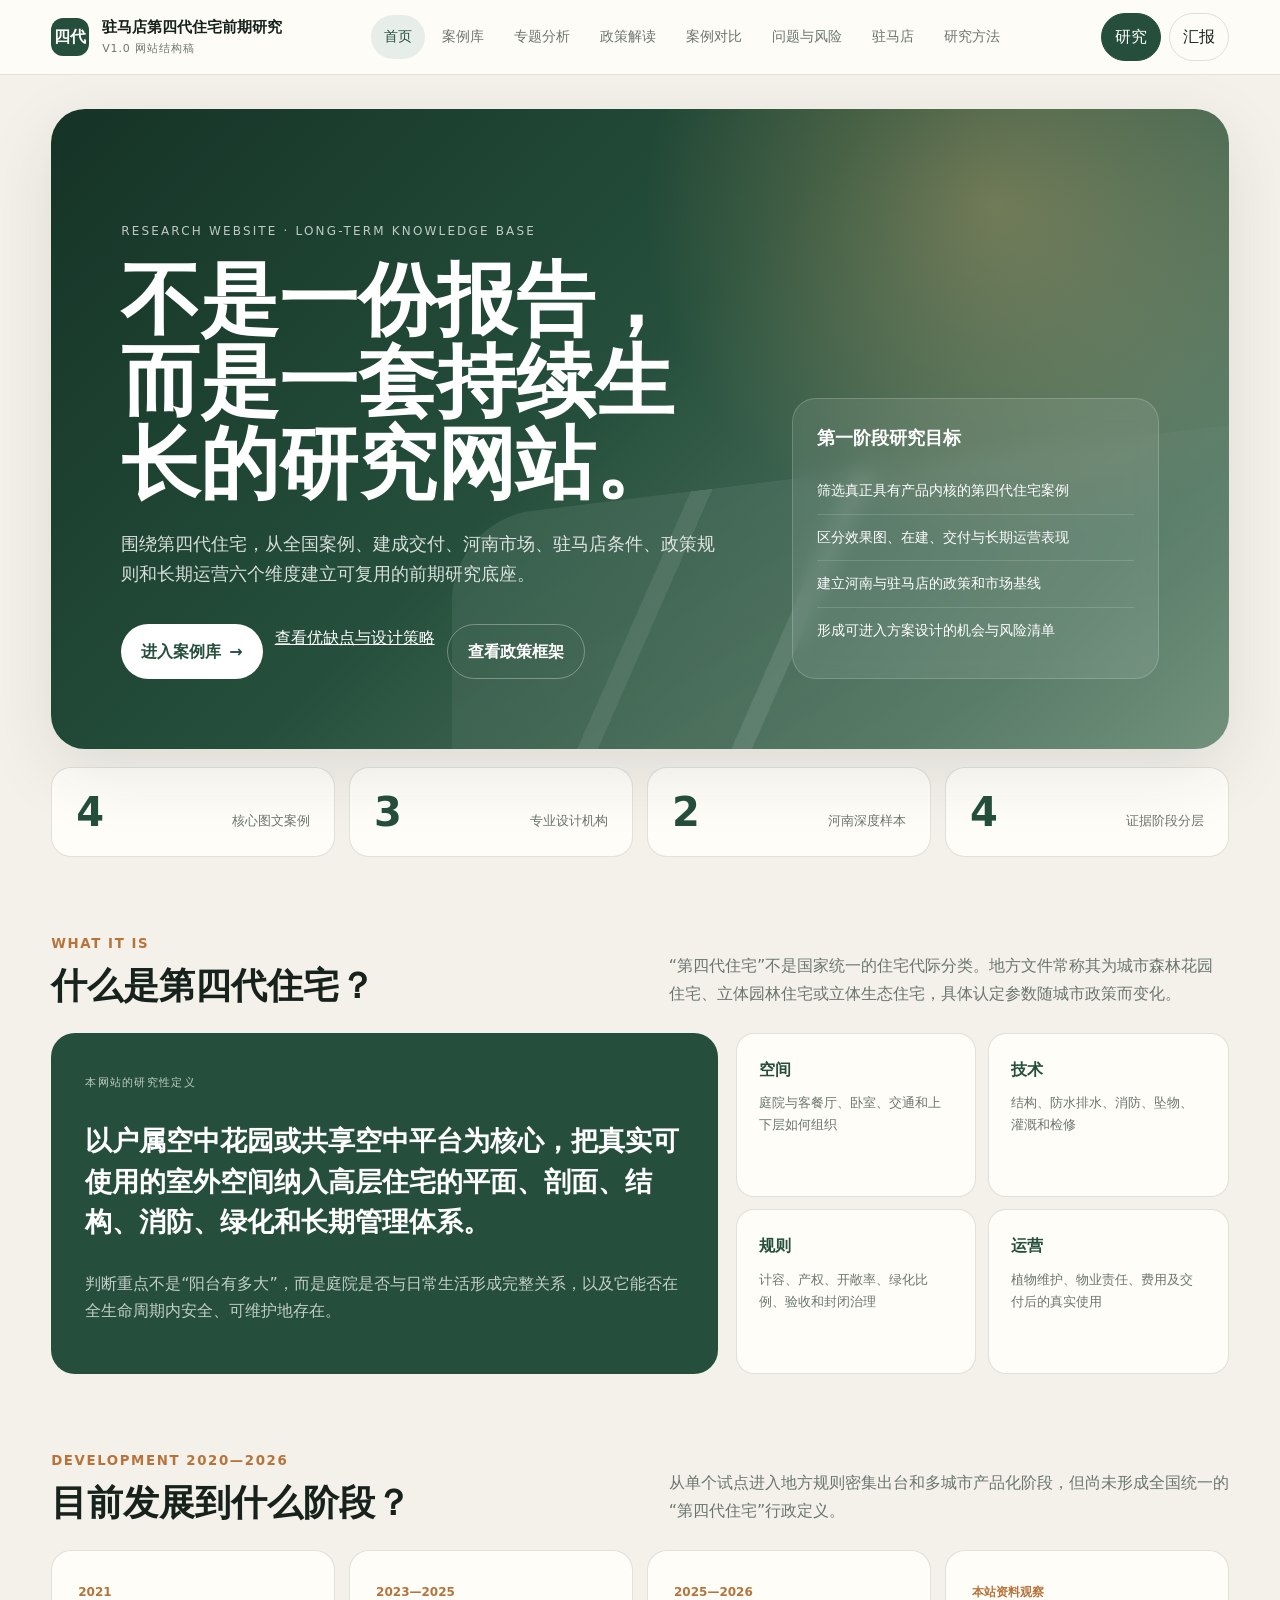
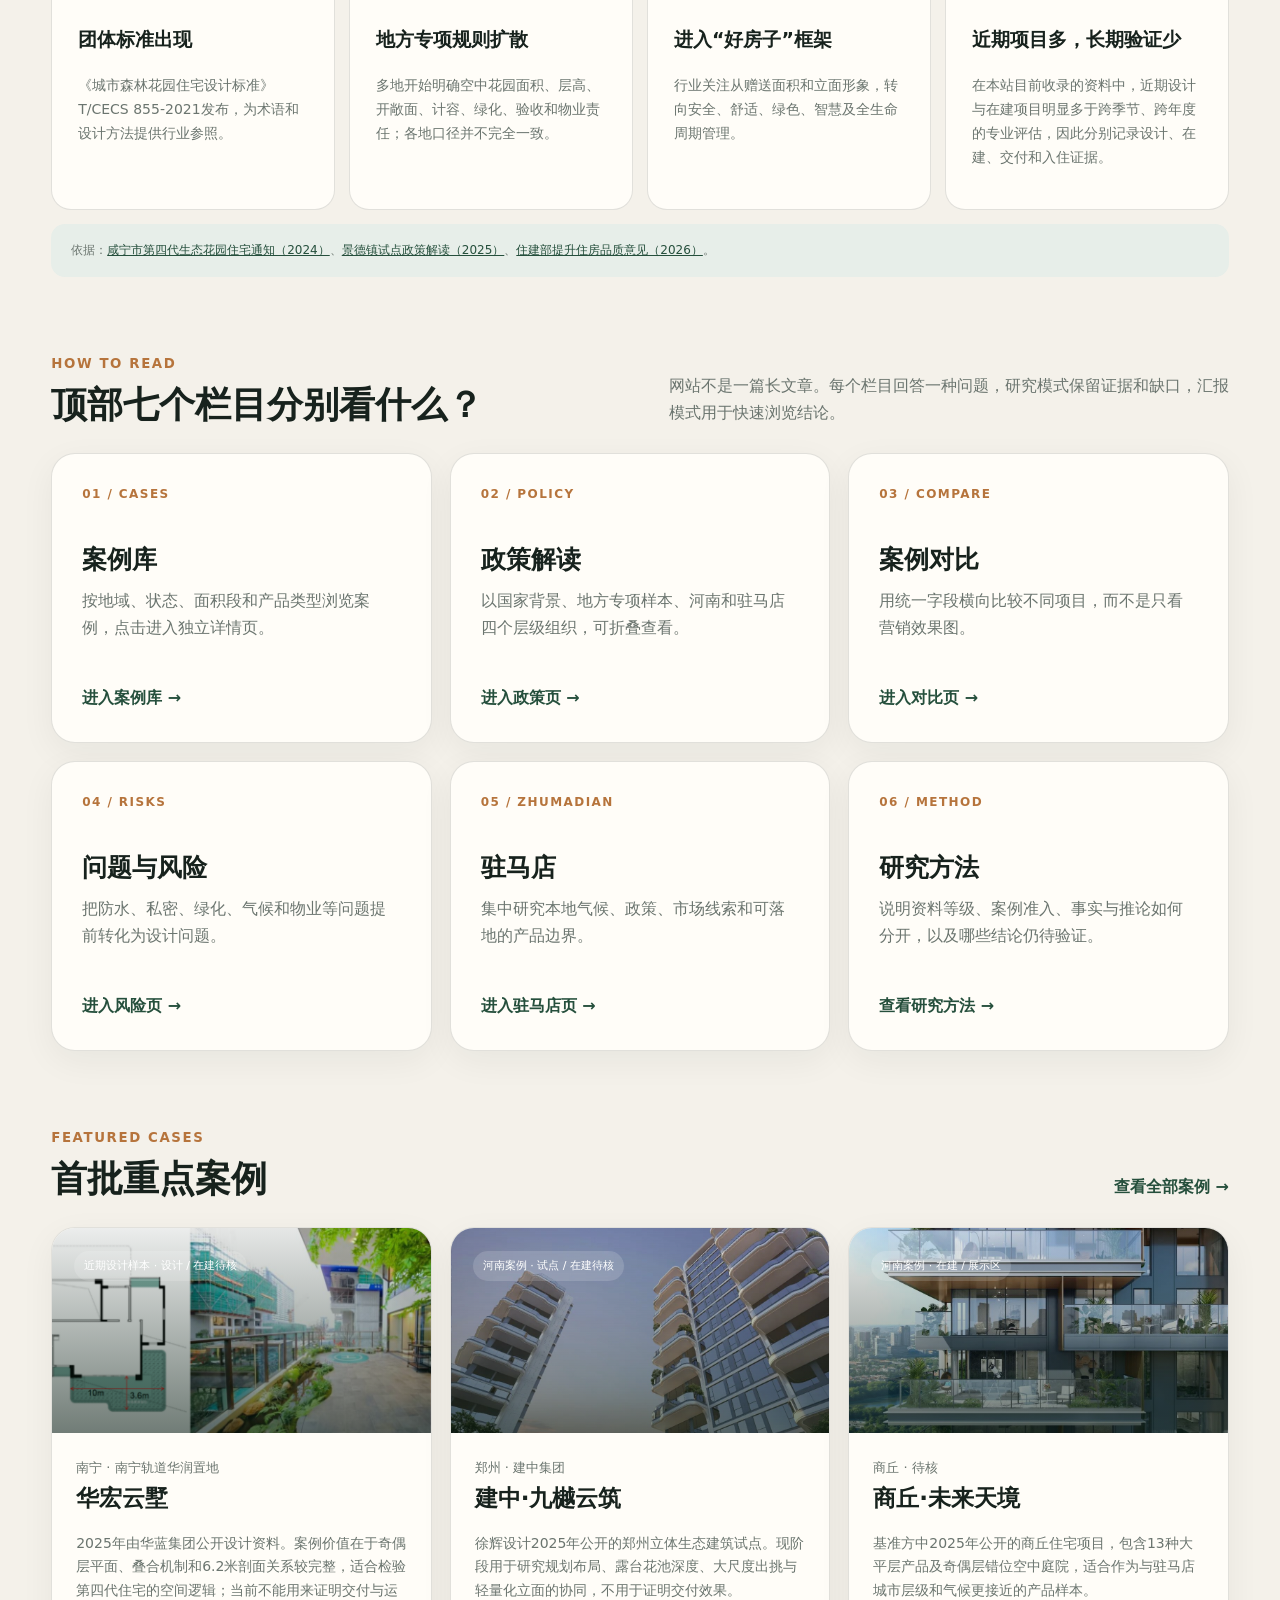
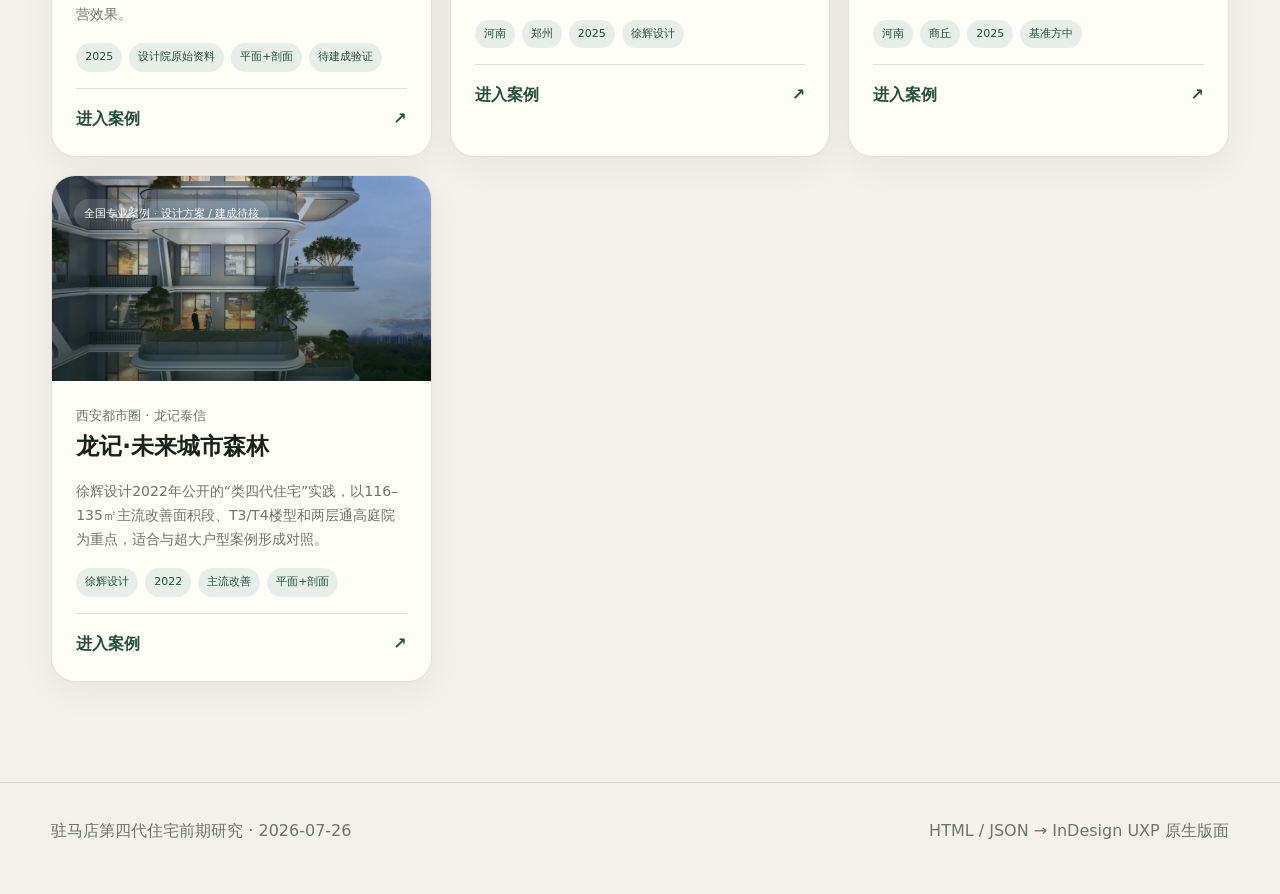
<file: index.html>
<!doctype html>
<html lang="zh-CN">
<head>
<meta charset="utf-8"><meta name="viewport" content="width=device-width,initial-scale=1">
<title>驻马店第四代住宅前期研究</title>
<meta name="description" content="驻马店第四代住宅前期研究与长期案例库，覆盖案例、政策、技术、风险和地域适配。">
<meta name="theme-color" content="#1d3c2e">
<meta property="og:title" content="驻马店第四代住宅前期研究">
<meta property="og:description" content="可检索、可对比、可持续更新的第四代住宅研究网站。">
<meta property="og:type" content="website">
<link rel="icon" href="favicon.svg" type="image/svg+xml">
<link rel="stylesheet" href="assets/styles.css?v=full2">
</head>
<body><div class="shell">
<main class="page">
  <section class="hero">
    <div class="hero-copy">
      <div class="eyebrow">RESEARCH WEBSITE · LONG-TERM KNOWLEDGE BASE</div>
      <h1>不是一份报告，<br>而是一套持续生长的研究网站。</h1>
      <p>围绕第四代住宅，从全国案例、建成交付、河南市场、驻马店条件、政策规则和长期运营六个维度建立可复用的前期研究底座。</p>
      <div class="hero-actions">
        <a class="primary-btn" href="cases.html">进入案例库 <span>→</span></a>
        <a class="secondary-btn" href="research.html">查看优缺点与设计策略</a>
        <a class="ghost-btn" href="policy.html">查看政策框架</a>
      </div>
    </div>
    <aside class="hero-panel">
      <h3>第一阶段研究目标</h3>
      <ul>
        <li>筛选真正具有产品内核的第四代住宅案例</li>
        <li>区分效果图、在建、交付与长期运营表现</li>
        <li>建立河南与驻马店的政策和市场基线</li>
        <li>形成可进入方案设计的机会与风险清单</li>
      </ul>
    </aside>
  </section>
  <section id="stats" class="stats"></section>

  <section class="section">
    <div class="section-head">
      <div class="section-title"><small>WHAT IT IS</small><h2>什么是第四代住宅？</h2></div>
      <p>“第四代住宅”不是国家统一的住宅代际分类。地方文件常称其为城市森林花园住宅、立体园林住宅或立体生态住宅，具体认定参数随城市政策而变化。</p>
    </div>
    <div class="definition-layout">
      <article class="definition-core"><span>本网站的研究性定义</span><h3>以户属空中花园或共享空中平台为核心，把真实可使用的室外空间纳入高层住宅的平面、剖面、结构、消防、绿化和长期管理体系。</h3><p>判断重点不是“阳台有多大”，而是庭院是否与日常生活形成完整关系，以及它能否在全生命周期内安全、可维护地存在。</p></article>
      <div class="definition-points">
        <div><b>空间</b><span>庭院与客餐厅、卧室、交通和上下层如何组织</span></div>
        <div><b>技术</b><span>结构、防水排水、消防、坠物、灌溉和检修</span></div>
        <div><b>规则</b><span>计容、产权、开敞率、绿化比例、验收和封闭治理</span></div>
        <div><b>运营</b><span>植物维护、物业责任、费用及交付后的真实使用</span></div>
      </div>
    </div>
  </section>

  <section class="section">
    <div class="section-head">
      <div class="section-title"><small>DEVELOPMENT 2020—2026</small><h2>目前发展到什么阶段？</h2></div>
      <p>从单个试点进入地方规则密集出台和多城市产品化阶段，但尚未形成全国统一的“第四代住宅”行政定义。</p>
    </div>
    <div class="timeline-grid">
      <article><time>2021</time><h3>团体标准出现</h3><p>《城市森林花园住宅设计标准》T/CECS 855-2021发布，为术语和设计方法提供行业参照。</p></article>
      <article><time>2023—2025</time><h3>地方专项规则扩散</h3><p>多地开始明确空中花园面积、层高、开敞面、计容、绿化、验收和物业责任；各地口径并不完全一致。</p></article>
      <article><time>2025—2026</time><h3>进入“好房子”框架</h3><p>行业关注从赠送面积和立面形象，转向安全、舒适、绿色、智慧及全生命周期管理。</p></article>
      <article><time>本站资料观察</time><h3>近期项目多，长期验证少</h3><p>在本站目前收录的资料中，近期设计与在建项目明显多于跨季节、跨年度的专业评估，因此分别记录设计、在建、交付和入住证据。</p></article>
    </div>
    <div class="source-inline">依据：<a href="https://zrzyhghj.xianning.gov.cn/xxgk/zc/wjzl/202401/t20240126_3456238.shtml" target="_blank">咸宁市第四代生态花园住宅通知（2024）</a>、<a href="https://jdz.gov.cn/zwgk/fdzdgknr/zcwj/zcjd/t1076418.shtml" target="_blank">景德镇试点政策解读（2025）</a>、<a href="https://zjj.changzhi.gov.cn/xwzx/hyxx/202601/t20260109_3127615.html" target="_blank">住建部提升住房品质意见（2026）</a>。</div>
  </section>

  <section class="section">
    <div class="section-head">
      <div class="section-title"><small>HOW TO READ</small><h2>顶部七个栏目分别看什么？</h2></div>
      <p>网站不是一篇长文章。每个栏目回答一种问题，研究模式保留证据和缺口，汇报模式用于快速浏览结论。</p>
    </div>
    <div class="card-grid">
      <article class="feature-card"><span class="feature-number">01 / CASES</span><h3>案例库</h3><p>按地域、状态、面积段和产品类型浏览案例，点击进入独立详情页。</p><a href="cases.html">进入案例库 →</a></article>
      <article class="feature-card"><span class="feature-number">02 / POLICY</span><h3>政策解读</h3><p>以国家背景、地方专项样本、河南和驻马店四个层级组织，可折叠查看。</p><a href="policy.html">进入政策页 →</a></article>
      <article class="feature-card"><span class="feature-number">03 / COMPARE</span><h3>案例对比</h3><p>用统一字段横向比较不同项目，而不是只看营销效果图。</p><a href="compare.html">进入对比页 →</a></article>
      <article class="feature-card"><span class="feature-number">04 / RISKS</span><h3>问题与风险</h3><p>把防水、私密、绿化、气候和物业等问题提前转化为设计问题。</p><a href="issues.html">进入风险页 →</a></article>
      <article class="feature-card"><span class="feature-number">05 / ZHUMADIAN</span><h3>驻马店</h3><p>集中研究本地气候、政策、市场线索和可落地的产品边界。</p><a href="zhumadian.html">进入驻马店页 →</a></article>
      <article class="feature-card"><span class="feature-number">06 / METHOD</span><h3>研究方法</h3><p>说明资料等级、案例准入、事实与推论如何分开，以及哪些结论仍待验证。</p><a href="about.html">查看研究方法 →</a></article>
    </div>
  </section>

  <section class="section">
    <div class="section-head">
      <div class="section-title"><small>FEATURED CASES</small><h2>首批重点案例</h2></div>
      <a class="link-arrow" href="cases.html">查看全部案例 →</a>
    </div>
    <div id="featured-cases" class="case-grid"></div>
  </section>
</main></div>
<script src="assets/data.js"></script>
<script src="assets/featured-case.js"></script>
<script src="assets/app.js?v=full2"></script>
<script src="assets/home.js"></script>
</body></html>
</file>
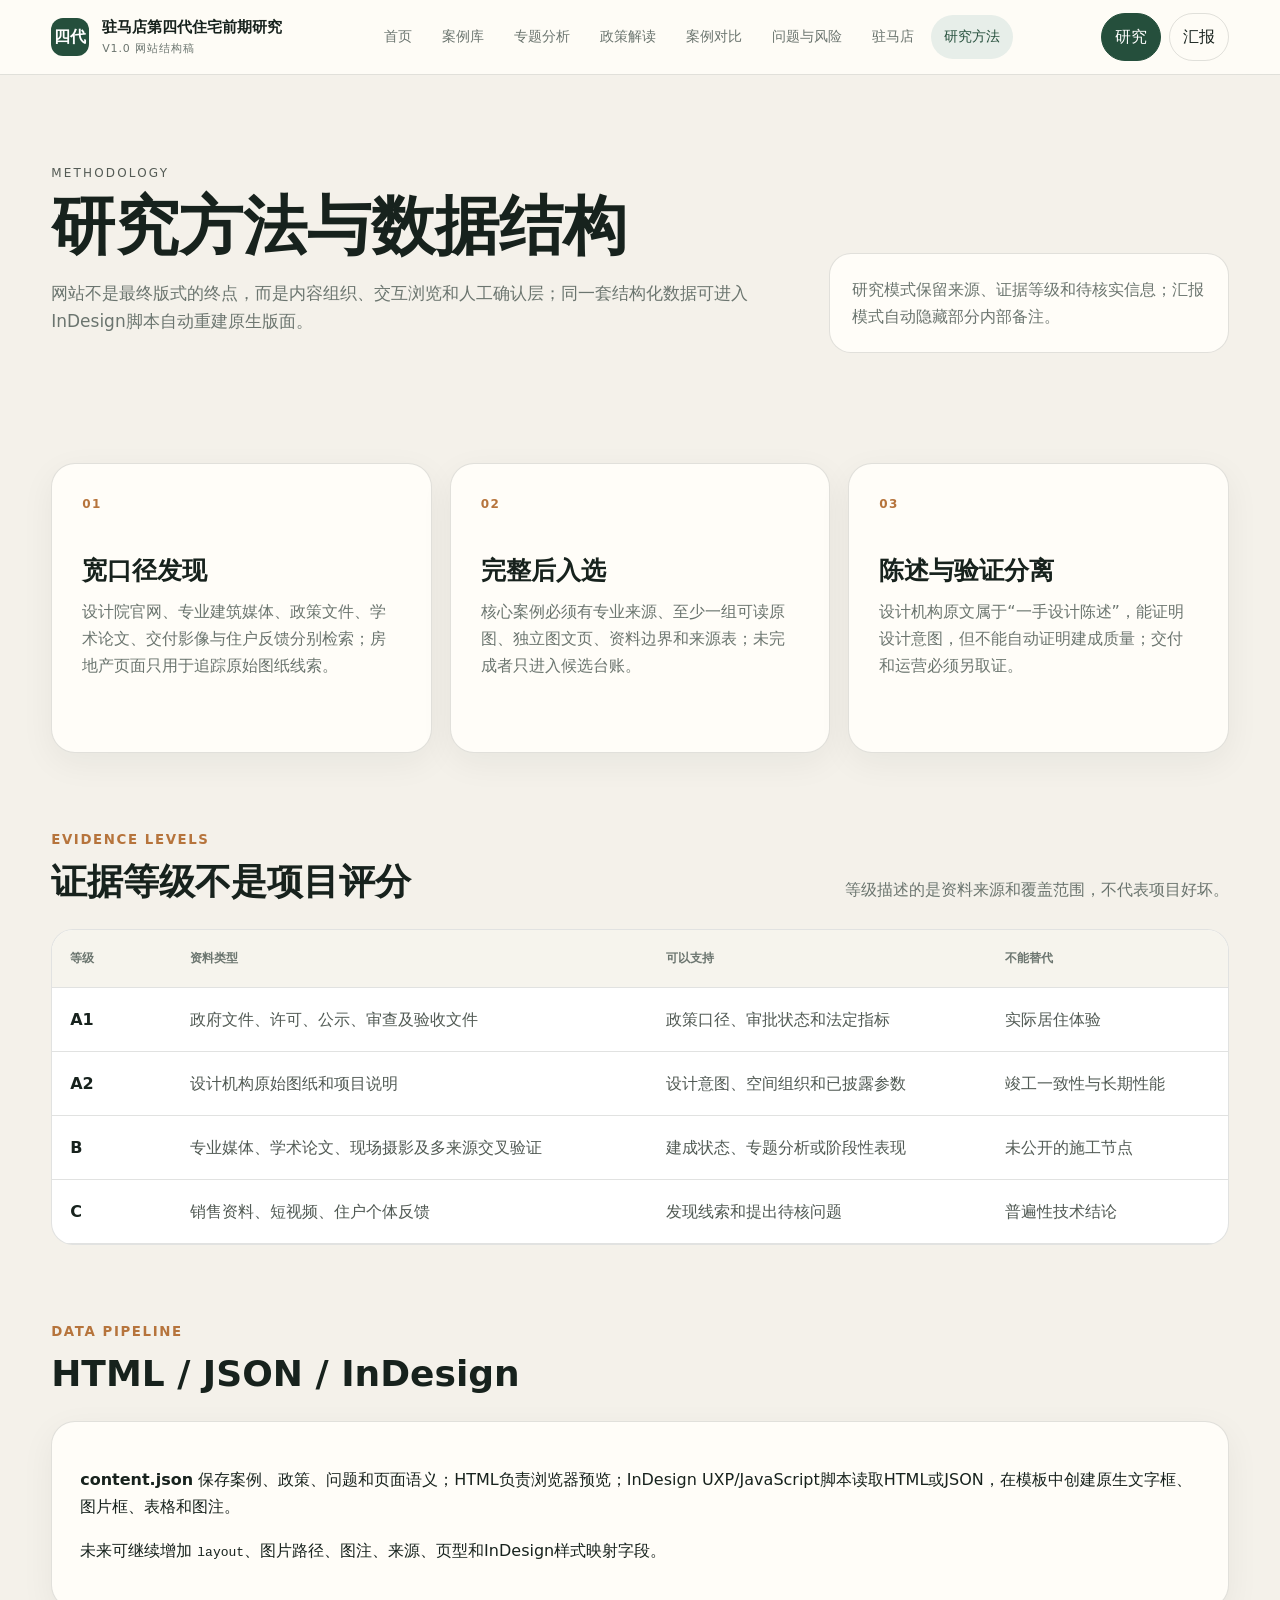
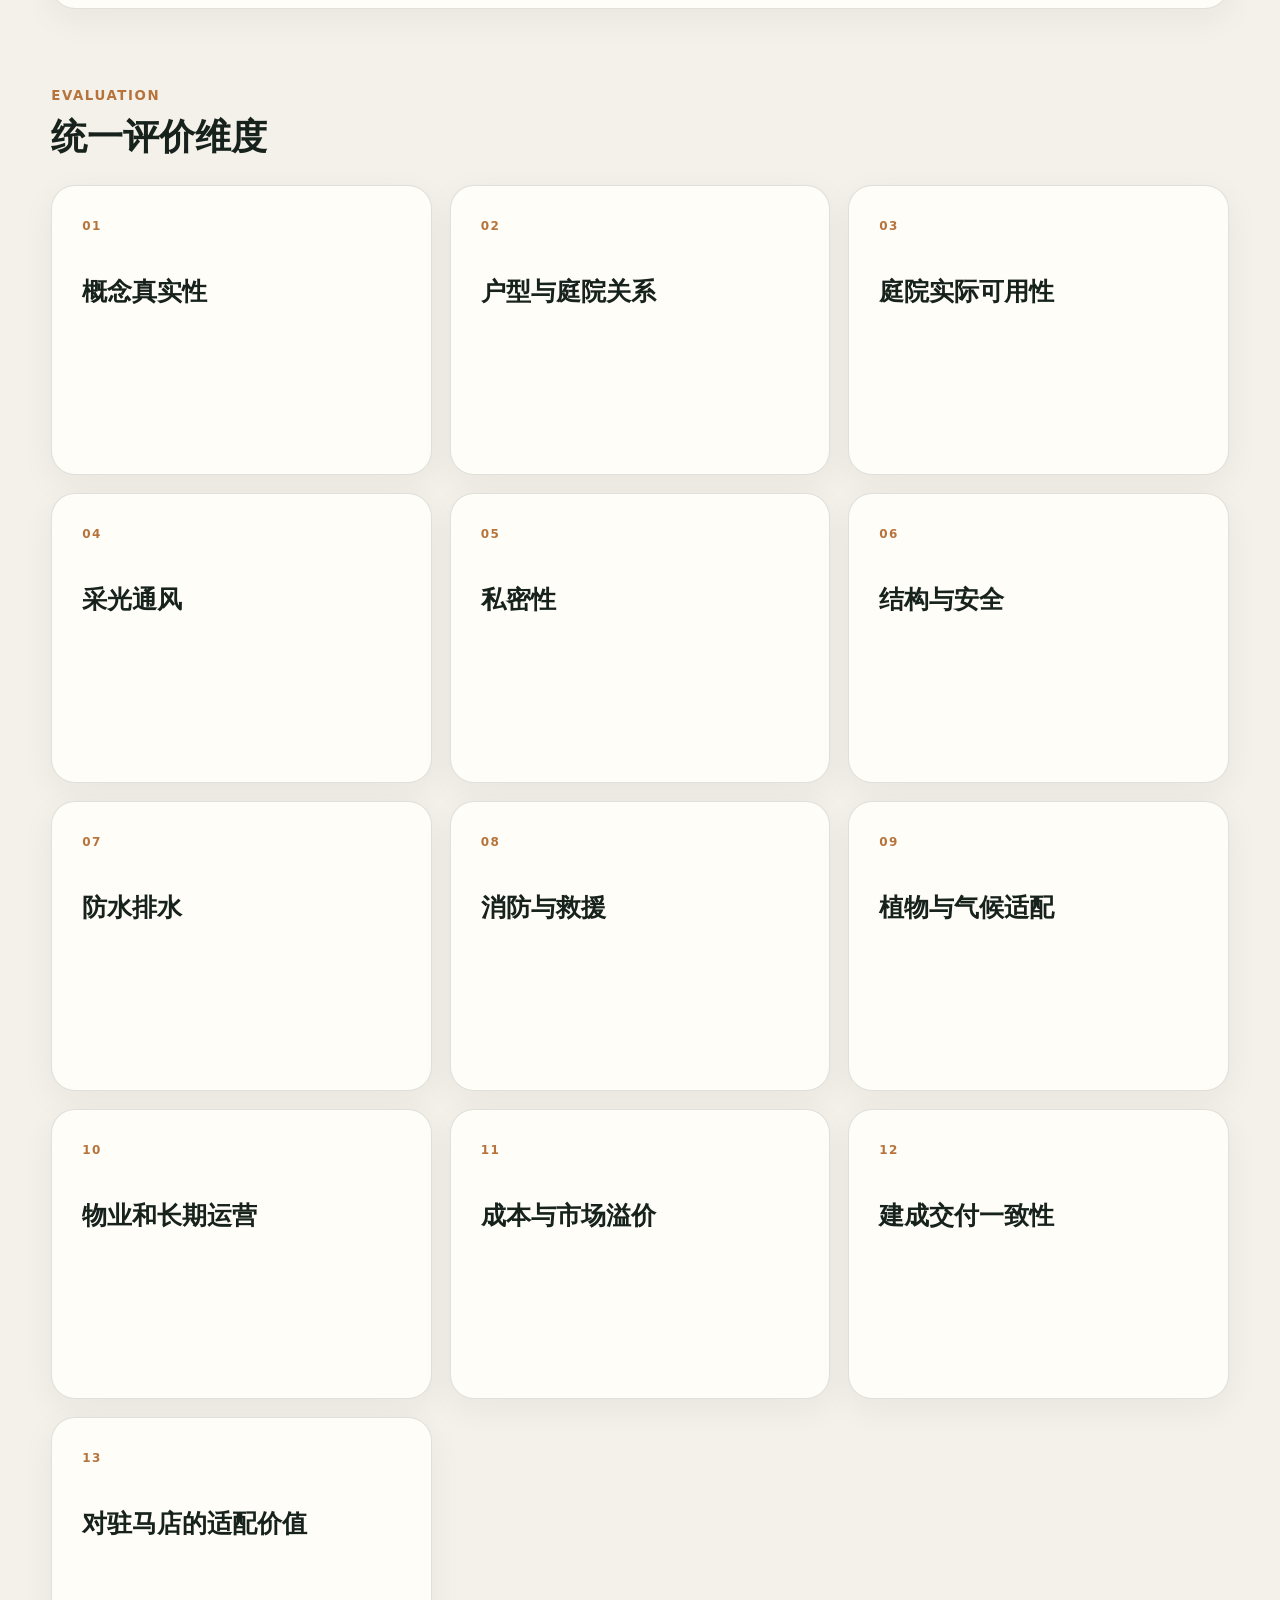
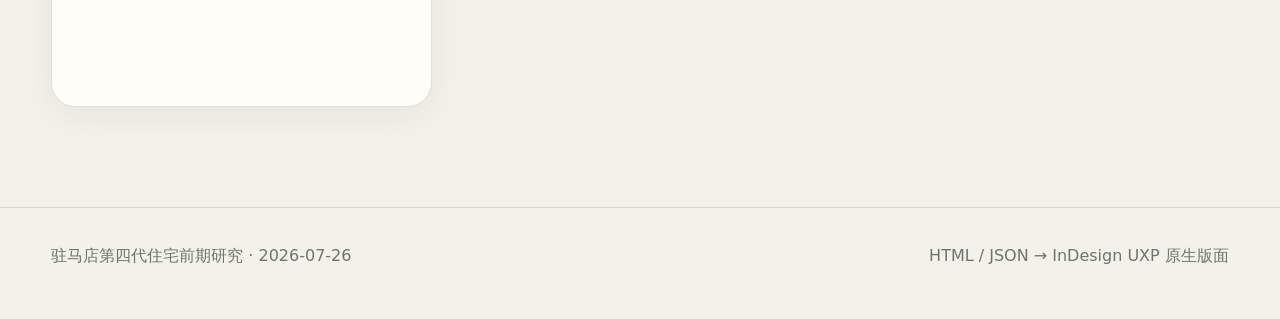
<file: about.html>
<!doctype html>
<html lang="zh-CN">
<head>
<meta charset="utf-8"><meta name="viewport" content="width=device-width,initial-scale=1">
<title>研究方法｜驻马店第四代住宅前期研究</title>
<meta name="description" content="第四代住宅研究方法、证据等级、数据结构及 InDesign 自动排版扩展路线。">
<meta name="theme-color" content="#1d3c2e">
<meta property="og:title" content="第四代住宅研究方法与数据结构">
<meta property="og:type" content="website">
<link rel="icon" href="favicon.svg" type="image/svg+xml">
<link rel="stylesheet" href="assets/styles.css?v=full2">
</head>
<body><div class="shell">
<main class="page">
  <section class="page-hero">
    <div><div class="eyebrow">METHODOLOGY</div><h1>研究方法与数据结构</h1><p>网站不是最终版式的终点，而是内容组织、交互浏览和人工确认层；同一套结构化数据可进入InDesign脚本自动重建原生版面。</p></div>
    <aside class="page-note">研究模式保留来源、证据等级和待核实信息；汇报模式自动隐藏部分内部备注。</aside>
  </section>
  <section class="section">
    <div class="card-grid">
      <article class="feature-card"><span class="feature-number">01</span><h3>宽口径发现</h3><p>设计院官网、专业建筑媒体、政策文件、学术论文、交付影像与住户反馈分别检索；房地产页面只用于追踪原始图纸线索。</p></article>
      <article class="feature-card"><span class="feature-number">02</span><h3>完整后入选</h3><p>核心案例必须有专业来源、至少一组可读原图、独立图文页、资料边界和来源表；未完成者只进入候选台账。</p></article>
      <article class="feature-card"><span class="feature-number">03</span><h3>陈述与验证分离</h3><p>设计机构原文属于“一手设计陈述”，能证明设计意图，但不能自动证明建成质量；交付和运营必须另取证。</p></article>
    </div>
  </section>
  <section class="section">
    <div class="section-head"><div class="section-title"><small>EVIDENCE LEVELS</small><h2>证据等级不是项目评分</h2></div><p>等级描述的是资料来源和覆盖范围，不代表项目好坏。</p></div>
    <div class="audit-table-wrap"><table class="audit-table"><thead><tr><th>等级</th><th>资料类型</th><th>可以支持</th><th>不能替代</th></tr></thead><tbody>
      <tr><th>A1</th><td>政府文件、许可、公示、审查及验收文件</td><td>政策口径、审批状态和法定指标</td><td>实际居住体验</td></tr>
      <tr><th>A2</th><td>设计机构原始图纸和项目说明</td><td>设计意图、空间组织和已披露参数</td><td>竣工一致性与长期性能</td></tr>
      <tr><th>B</th><td>专业媒体、学术论文、现场摄影及多来源交叉验证</td><td>建成状态、专题分析或阶段性表现</td><td>未公开的施工节点</td></tr>
      <tr><th>C</th><td>销售资料、短视频、住户个体反馈</td><td>发现线索和提出待核问题</td><td>普遍性技术结论</td></tr>
    </tbody></table></div>
  </section>
  <section class="section">
    <div class="section-head"><div class="section-title"><small>DATA PIPELINE</small><h2>HTML / JSON / InDesign</h2></div></div>
    <div class="info-card">
      <p><strong>content.json</strong> 保存案例、政策、问题和页面语义；HTML负责浏览器预览；InDesign UXP/JavaScript脚本读取HTML或JSON，在模板中创建原生文字框、图片框、表格和图注。</p>
      <p class="research-only">未来可继续增加 <code>layout</code>、图片路径、图注、来源、页型和InDesign样式映射字段。</p>
    </div>
  </section>
  <section class="section">
    <div class="section-head"><div class="section-title"><small>EVALUATION</small><h2>统一评价维度</h2></div></div>
    <div class="card-grid">
      <article class="feature-card"><span class="feature-number">01</span><h3>概念真实性</h3></article><article class="feature-card"><span class="feature-number">02</span><h3>户型与庭院关系</h3></article><article class="feature-card"><span class="feature-number">03</span><h3>庭院实际可用性</h3></article><article class="feature-card"><span class="feature-number">04</span><h3>采光通风</h3></article><article class="feature-card"><span class="feature-number">05</span><h3>私密性</h3></article><article class="feature-card"><span class="feature-number">06</span><h3>结构与安全</h3></article><article class="feature-card"><span class="feature-number">07</span><h3>防水排水</h3></article><article class="feature-card"><span class="feature-number">08</span><h3>消防与救援</h3></article><article class="feature-card"><span class="feature-number">09</span><h3>植物与气候适配</h3></article><article class="feature-card"><span class="feature-number">10</span><h3>物业和长期运营</h3></article><article class="feature-card"><span class="feature-number">11</span><h3>成本与市场溢价</h3></article><article class="feature-card"><span class="feature-number">12</span><h3>建成交付一致性</h3></article><article class="feature-card"><span class="feature-number">13</span><h3>对驻马店的适配价值</h3></article>
    </div>
  </section>
</main></div>
<script src="assets/data.js"></script>
<script src="assets/app.js?v=full2"></script>

</body></html>
</file>
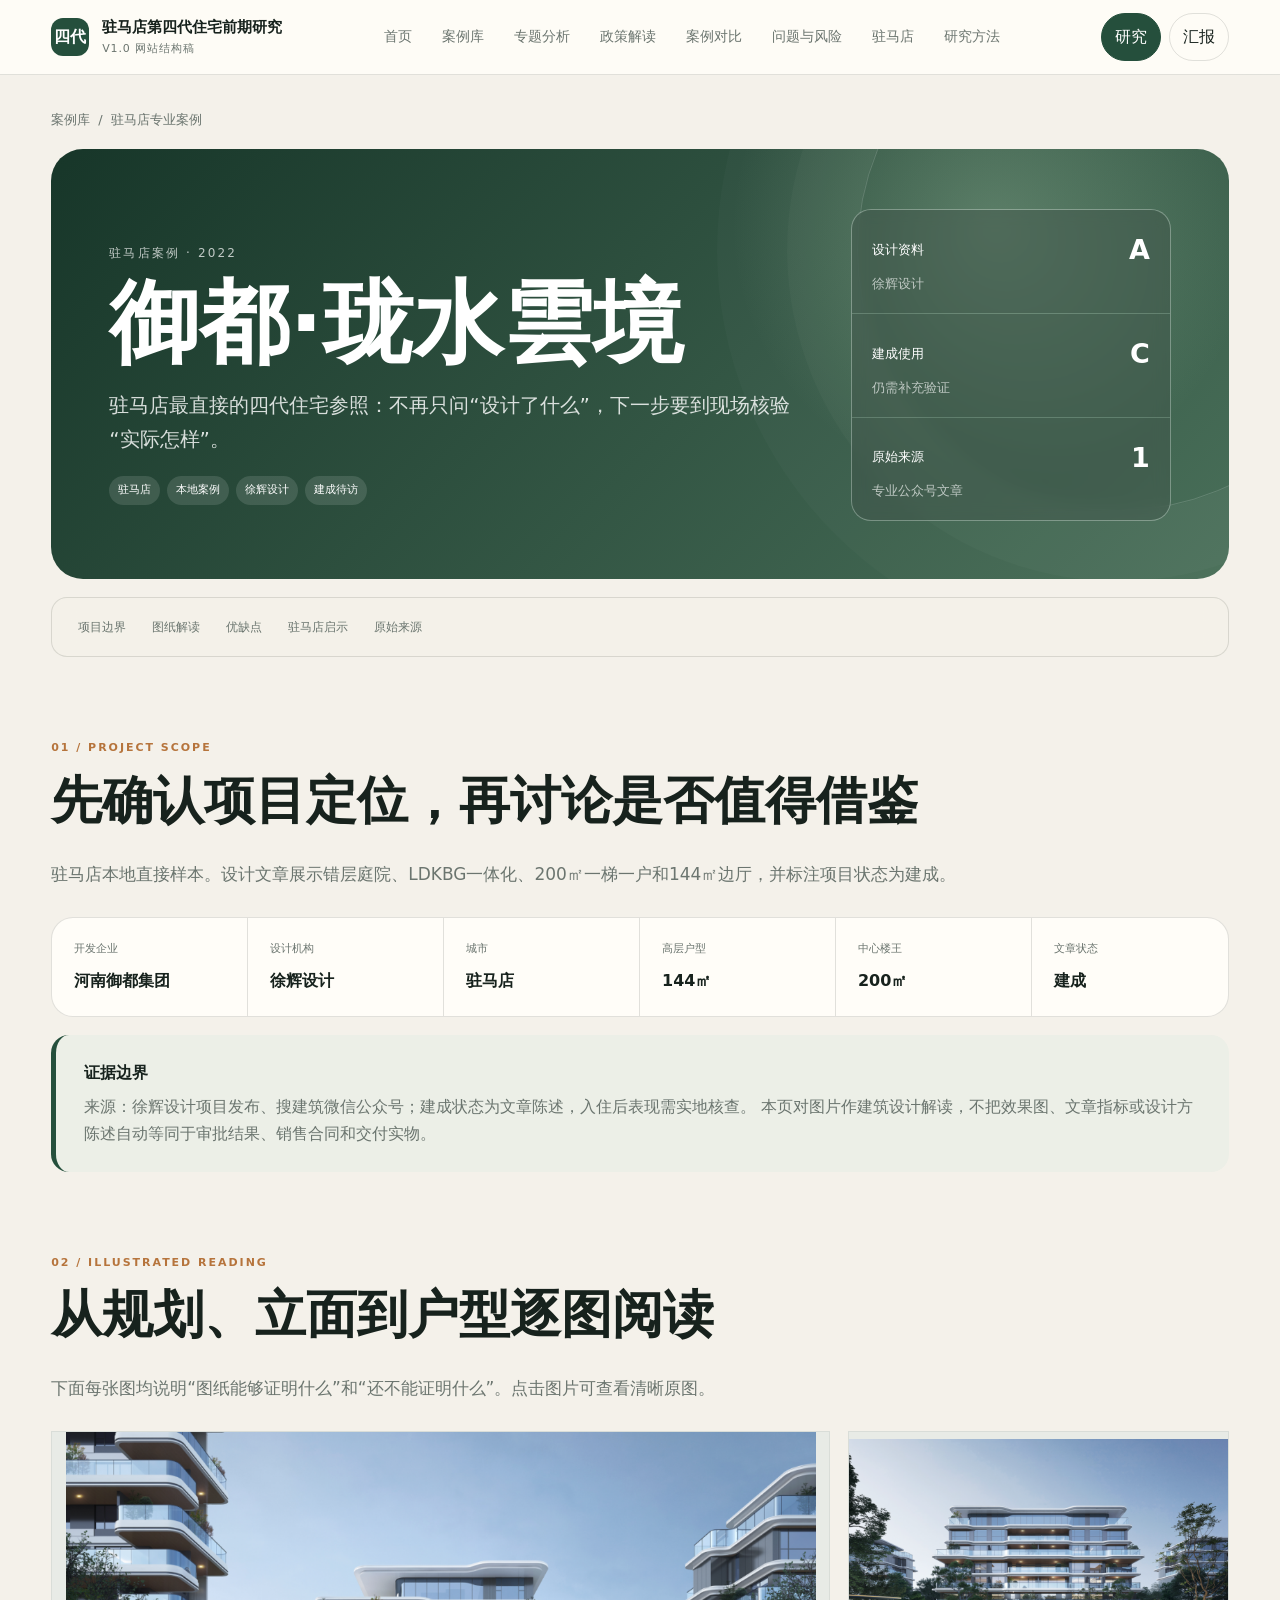
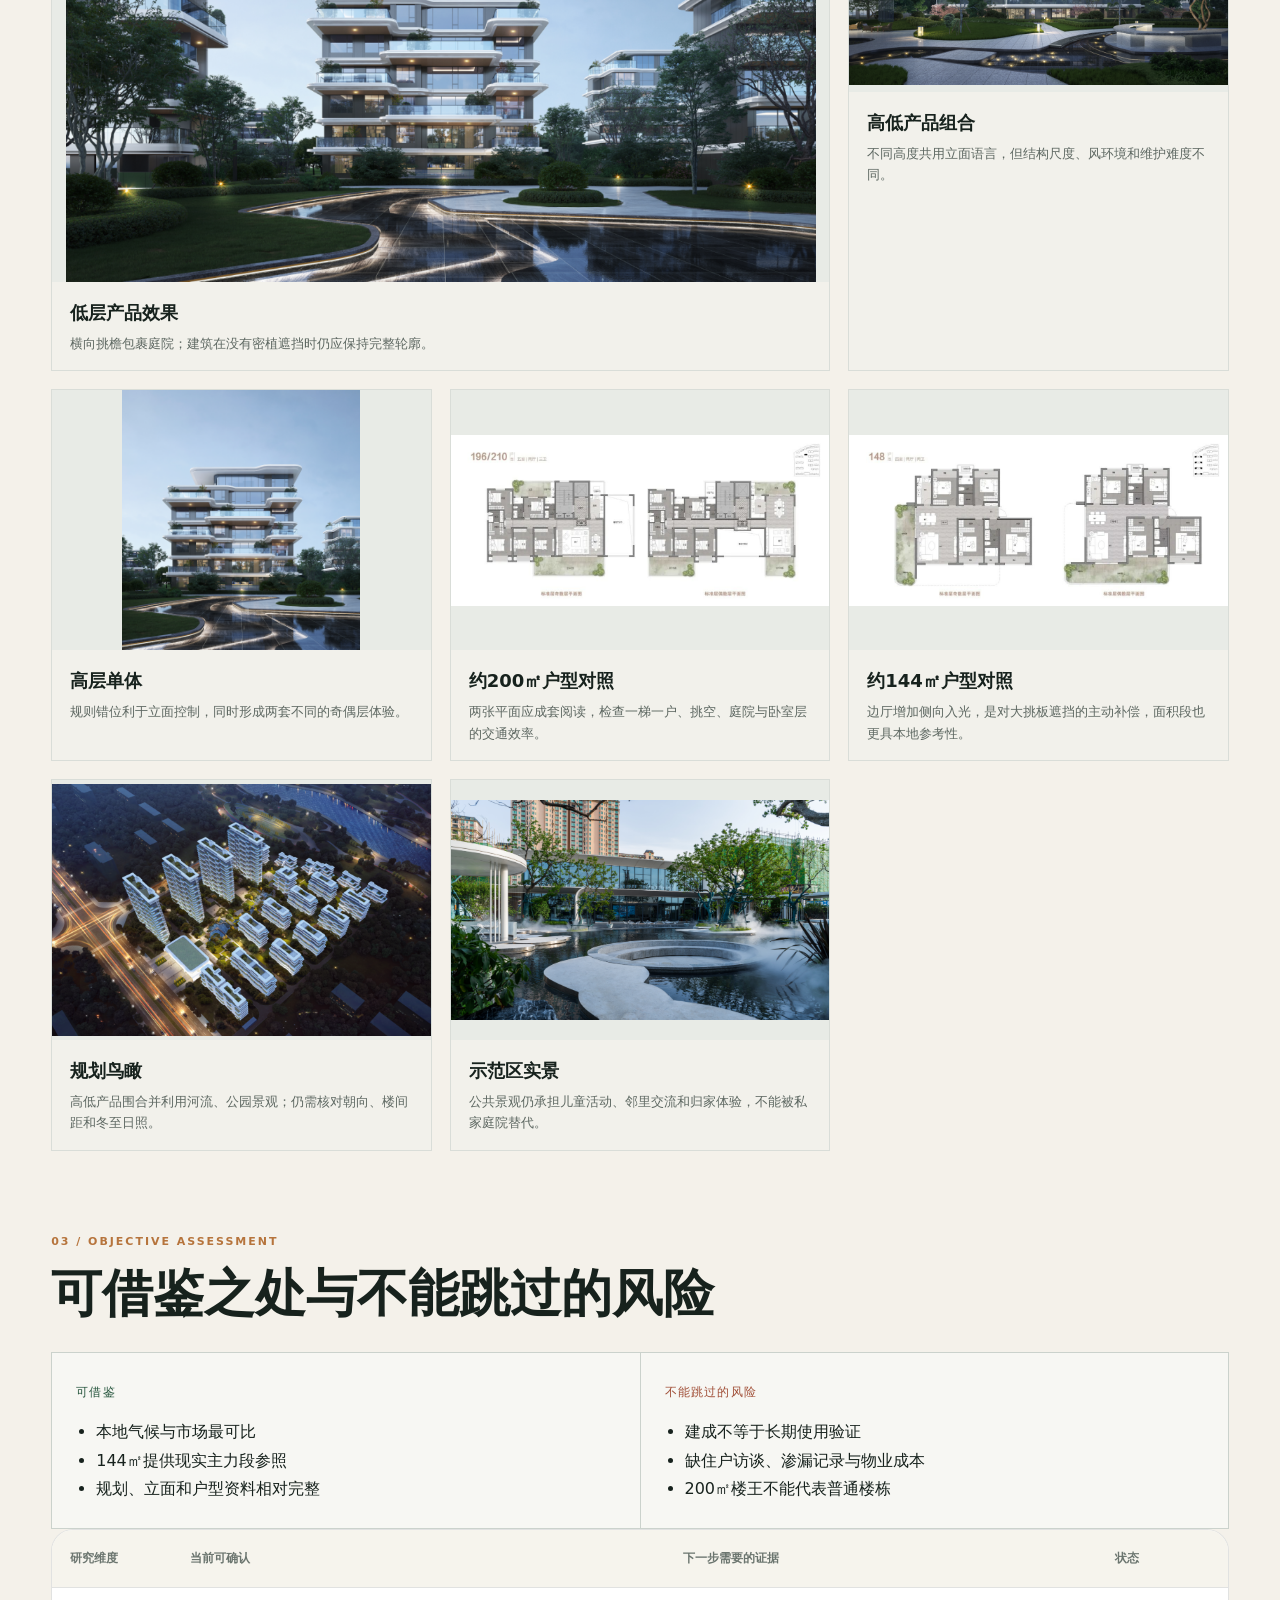
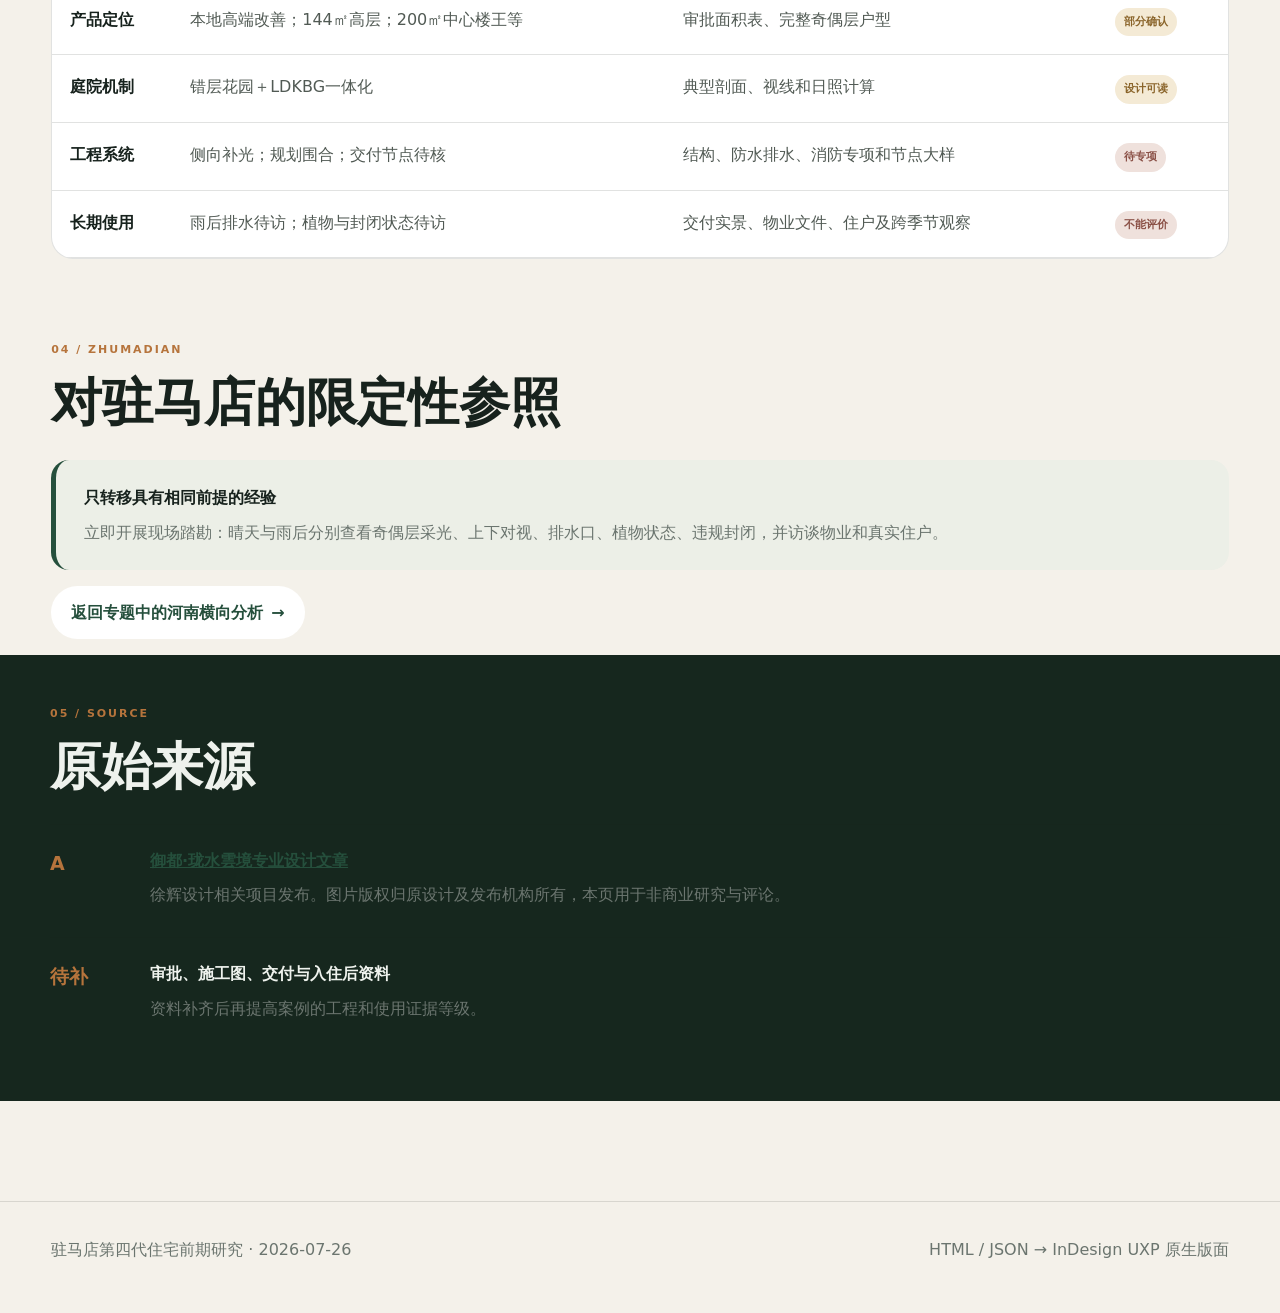
<file: case.html>
<!doctype html>
<html lang="zh-CN">
<head>
<meta charset="utf-8"><meta name="viewport" content="width=device-width,initial-scale=1">
<title>案例详情｜驻马店第四代住宅前期研究</title>
<meta name="description" content="第四代住宅案例详情、空间观察、技术与运营研究。">
<meta name="theme-color" content="#1d3c2e">
<meta property="og:title" content="第四代住宅案例详情">
<meta property="og:type" content="article">
<link rel="icon" href="favicon.svg" type="image/svg+xml">
<link rel="stylesheet" href="assets/styles.css?v=cases3">
</head>
<body><div class="shell"><main id="detail" class="page"></main></div>
<script src="assets/data.js"></script>
<script src="assets/featured-case.js"></script>
<script src="assets/wechat-cases.js?v=cases3"></script>
<script src="assets/app.js?v=cases3"></script>
<script src="assets/detail.js?v=cases3"></script>
</body></html>
</file>
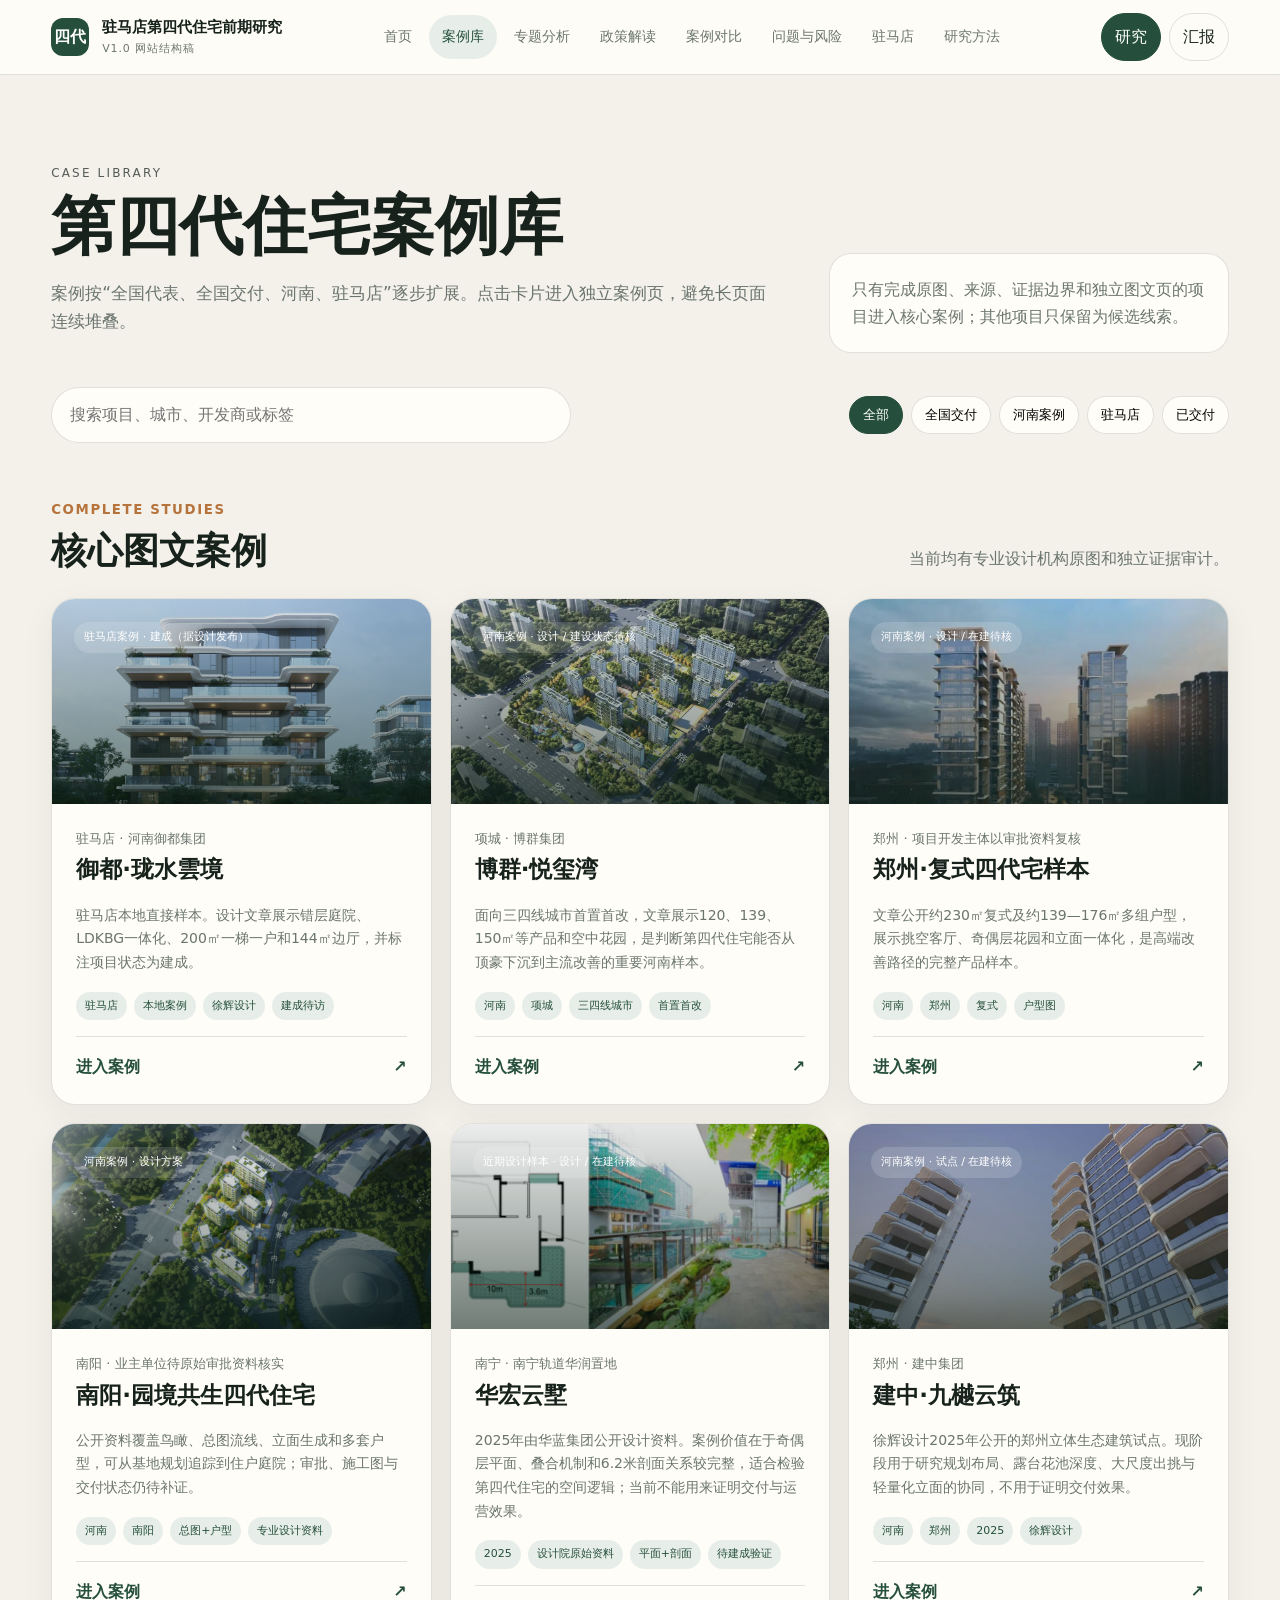
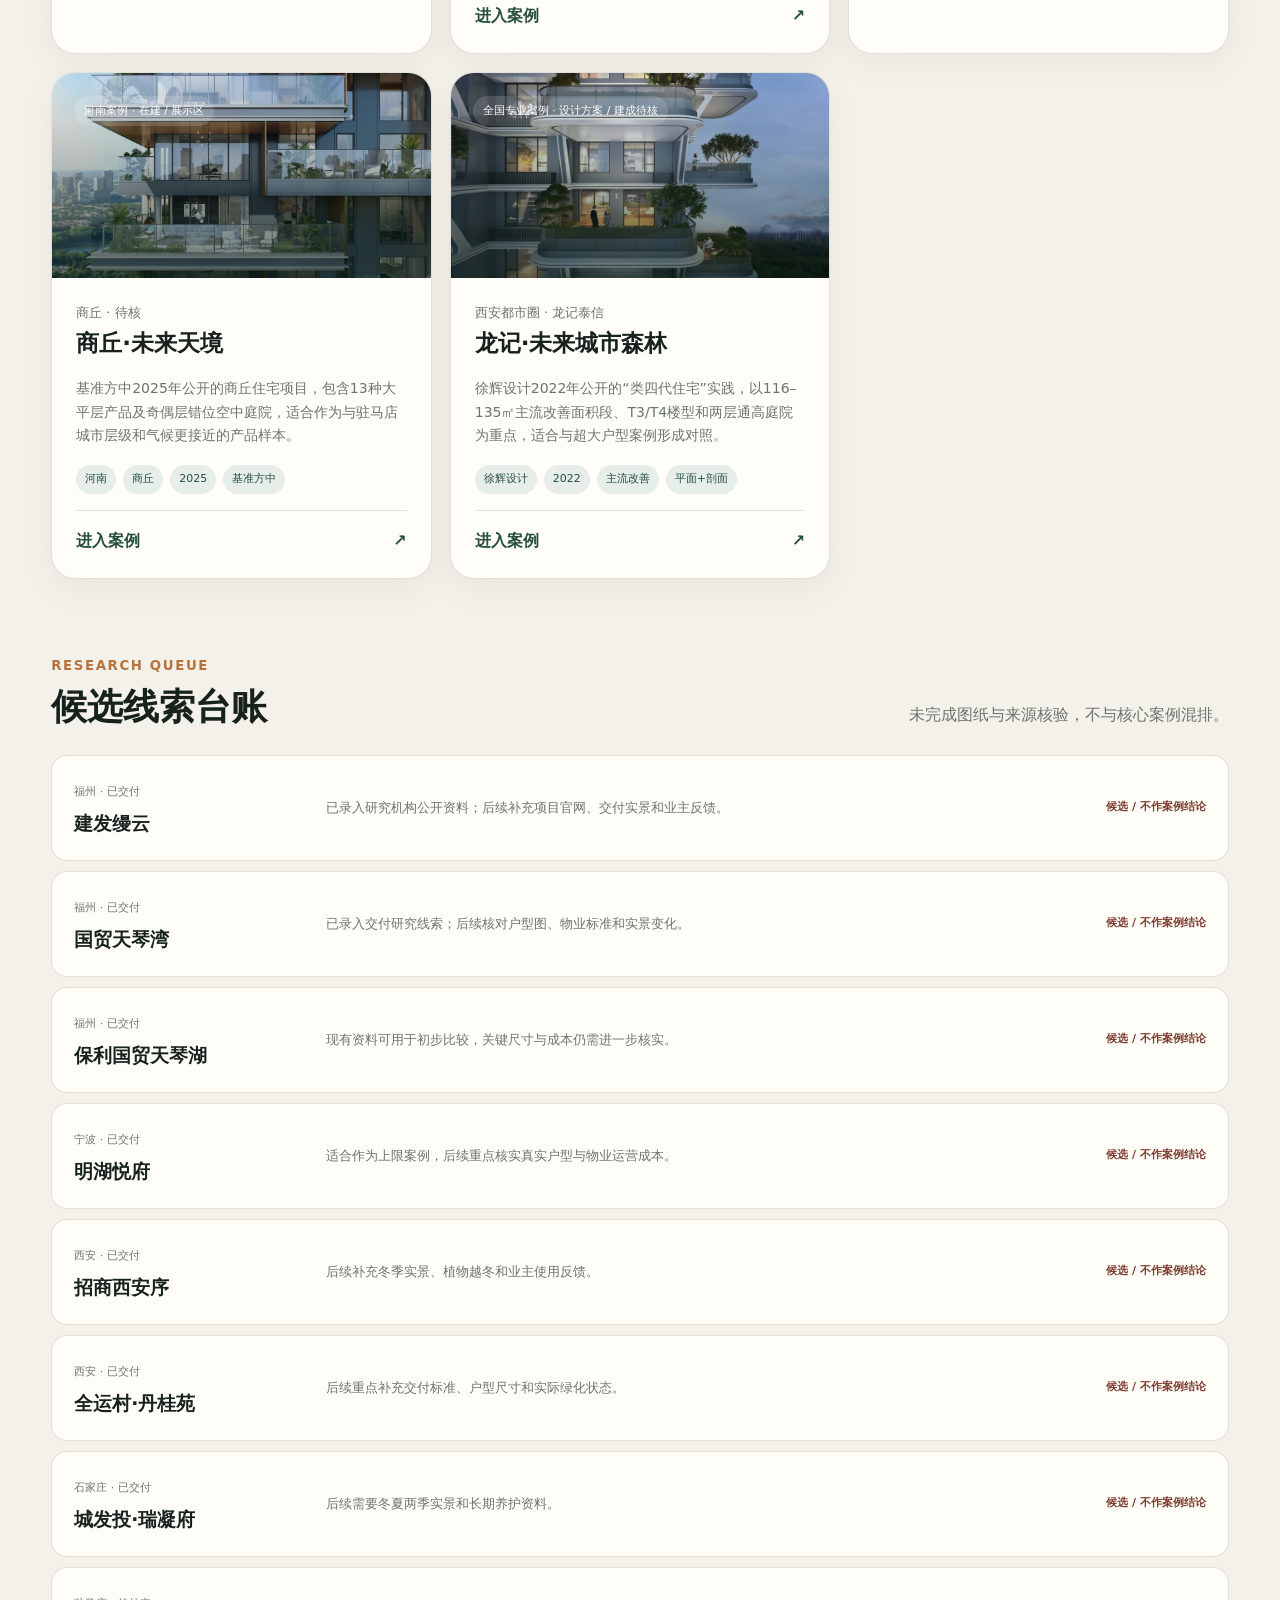
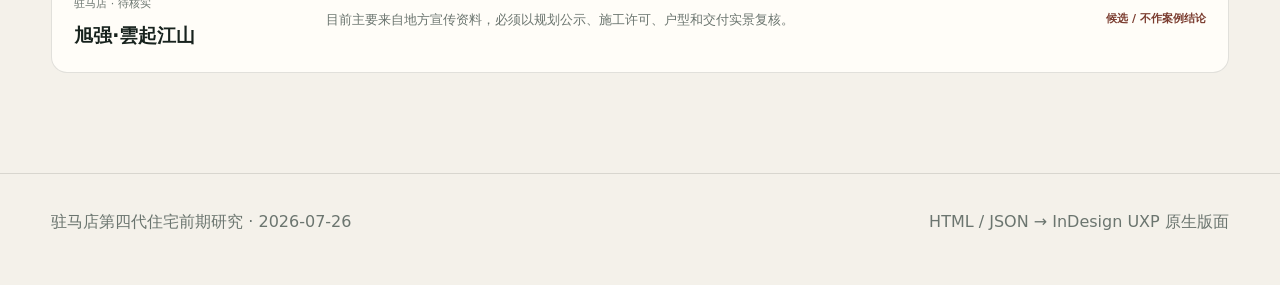
<file: cases.html>
<!doctype html>
<html lang="zh-CN">
<head>
<meta charset="utf-8"><meta name="viewport" content="width=device-width,initial-scale=1">
<title>案例库｜驻马店第四代住宅前期研究</title>
<meta name="description" content="第四代住宅案例库，按地域、建设状态、产品类型与证据等级组织。">
<meta name="theme-color" content="#1d3c2e">
<meta property="og:title" content="第四代住宅案例库">
<meta property="og:type" content="website">
<link rel="icon" href="favicon.svg" type="image/svg+xml">
<link rel="stylesheet" href="assets/styles.css?v=cases3">
</head>
<body><div class="shell">
<main class="page">
  <section class="page-hero">
    <div><div class="eyebrow">CASE LIBRARY</div><h1>第四代住宅案例库</h1><p>案例按“全国代表、全国交付、河南、驻马店”逐步扩展。点击卡片进入独立案例页，避免长页面连续堆叠。</p></div>
    <aside class="page-note">只有完成原图、来源、证据边界和独立图文页的项目进入核心案例；其他项目只保留为候选线索。</aside>
  </section>
  <div class="toolbar-row">
    <input id="search" class="search" placeholder="搜索项目、城市、开发商或标签">
    <div class="chips">
      <button class="chip active" data-filter="全部">全部</button>
      <button class="chip" data-filter="全国交付">全国交付</button>
      <button class="chip" data-filter="河南">河南案例</button>
      <button class="chip" data-filter="驻马店">驻马店</button>
      <button class="chip" data-filter="已交付">已交付</button>
    </div>
  </div>
  <section class="section compact-section"><div class="section-head"><div class="section-title"><small>COMPLETE STUDIES</small><h2>核心图文案例</h2></div><p>当前均有专业设计机构原图和独立证据审计。</p></div><div id="case-grid" class="case-grid"></div></section>
  <section class="section"><div class="section-head"><div class="section-title"><small>RESEARCH QUEUE</small><h2>候选线索台账</h2></div><p>未完成图纸与来源核验，不与核心案例混排。</p></div><div id="candidate-list" class="candidate-list"></div></section>
</main></div>
<script src="assets/data.js"></script>
<script src="assets/featured-case.js"></script>
<script src="assets/wechat-cases.js?v=cases3"></script>
<script src="assets/app.js?v=cases3"></script>
<script src="assets/cases.js?v=cases3"></script>
</body></html>
</file>
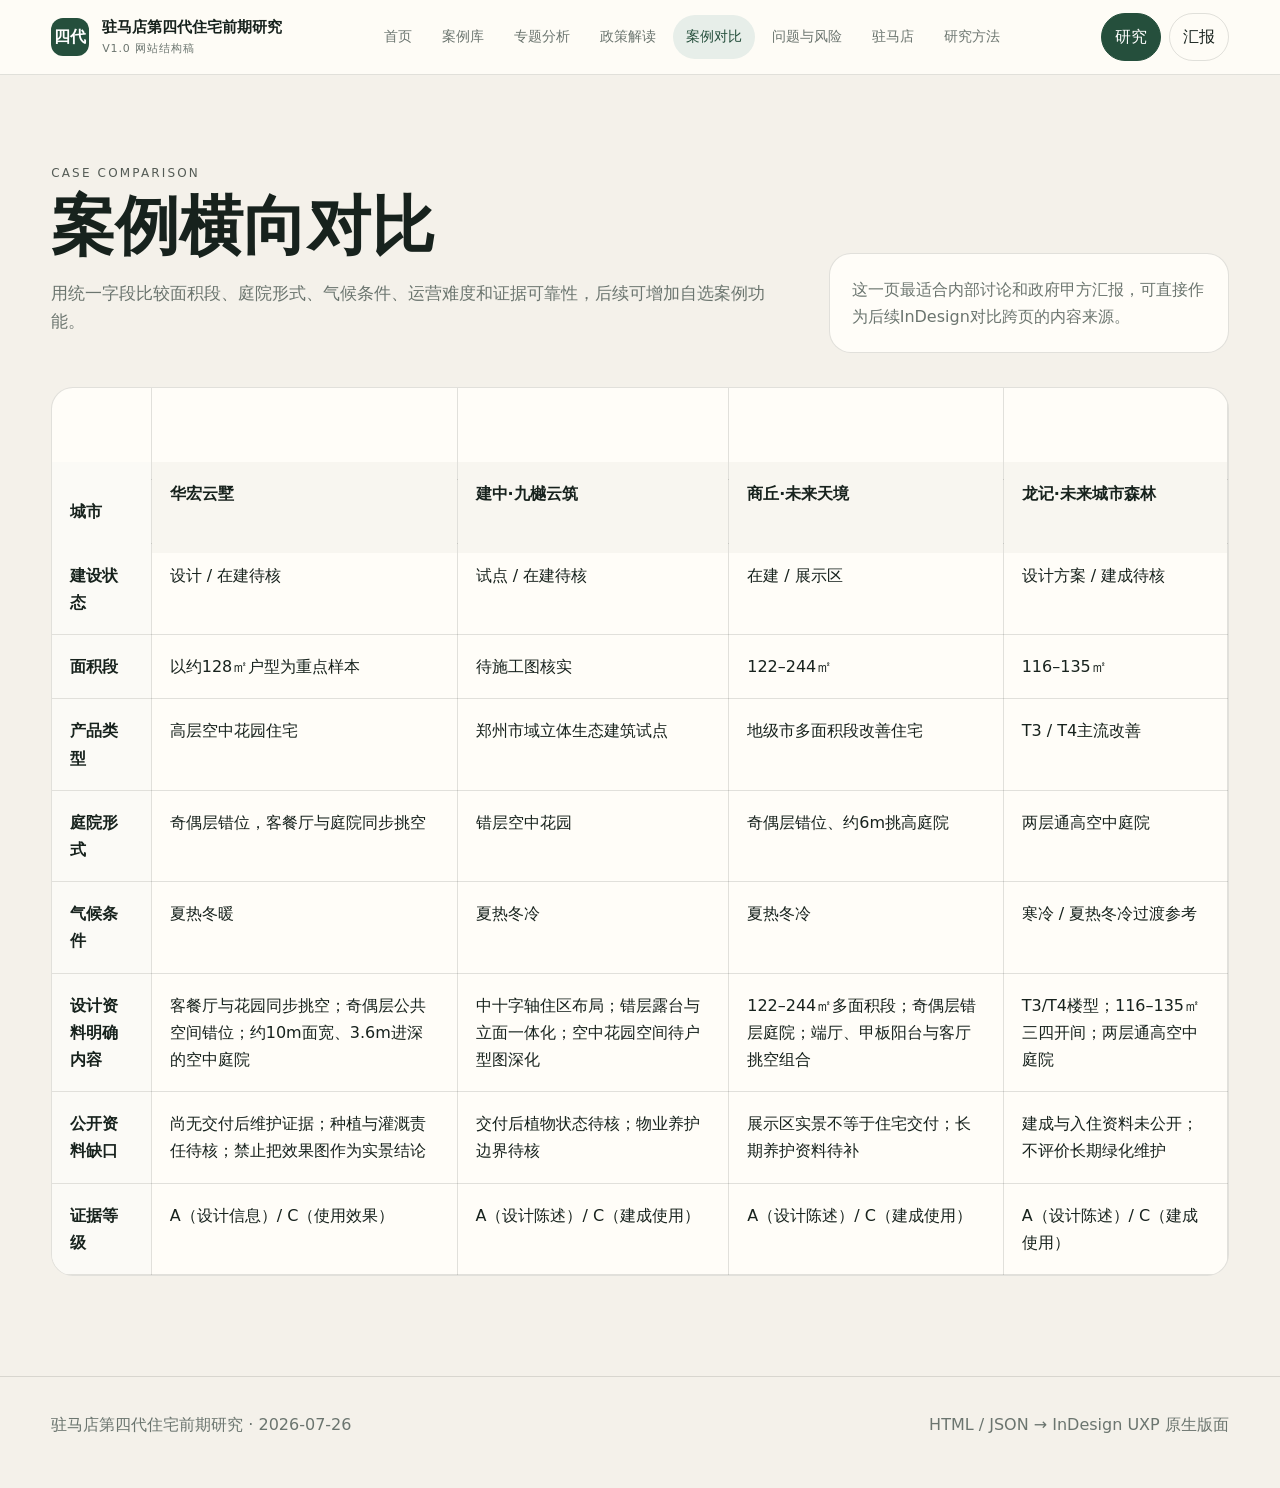
<file: compare.html>
<!doctype html>
<html lang="zh-CN">
<head>
<meta charset="utf-8"><meta name="viewport" content="width=device-width,initial-scale=1">
<title>案例对比｜驻马店第四代住宅前期研究</title>
<meta name="description" content="使用统一字段横向比较第四代住宅案例的空间、气候、运营与证据可靠性。">
<meta name="theme-color" content="#1d3c2e">
<meta property="og:title" content="第四代住宅案例横向对比">
<meta property="og:type" content="website">
<link rel="icon" href="favicon.svg" type="image/svg+xml">
<link rel="stylesheet" href="assets/styles.css?v=full2">
</head>
<body><div class="shell">
<main class="page">
  <section class="page-hero">
    <div><div class="eyebrow">CASE COMPARISON</div><h1>案例横向对比</h1><p>用统一字段比较面积段、庭院形式、气候条件、运营难度和证据可靠性，后续可增加自选案例功能。</p></div>
    <aside class="page-note">这一页最适合内部讨论和政府甲方汇报，可直接作为后续InDesign对比跨页的内容来源。</aside>
  </section>
  <div class="compare-table-wrap"><table id="compare-table" class="compare-table"></table></div>
</main></div>
<script src="assets/data.js"></script>
<script src="assets/featured-case.js"></script>
<script src="assets/app.js?v=full2"></script>
<script src="assets/compare.js"></script>
</body></html>
</file>
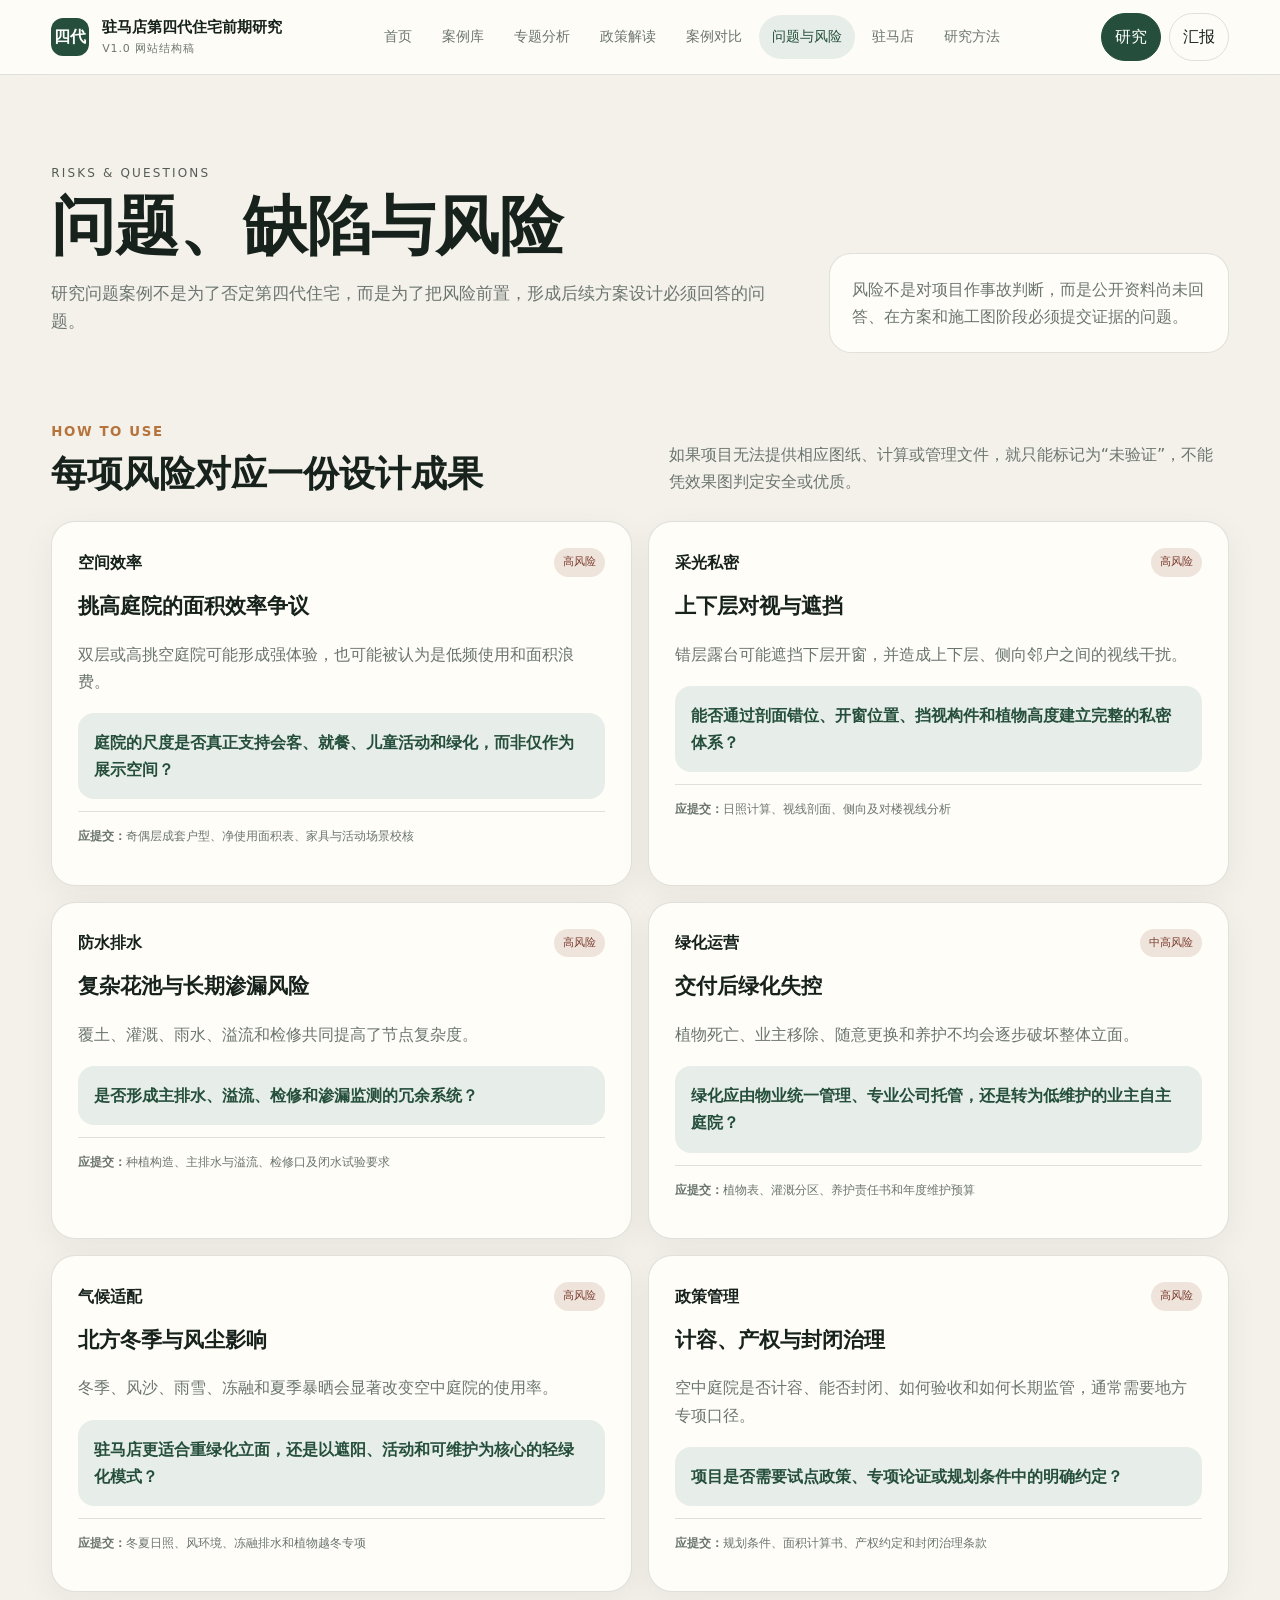
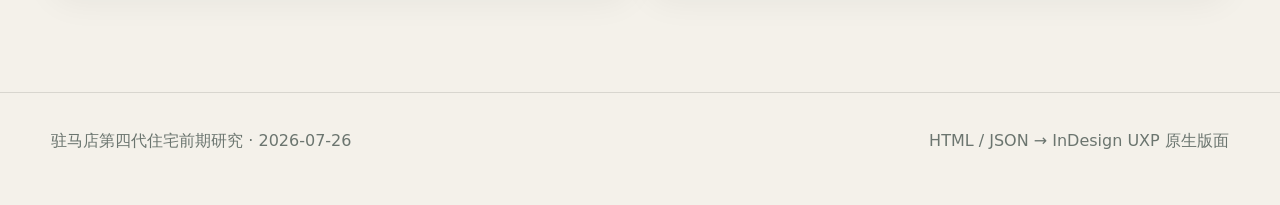
<file: issues.html>
<!doctype html>
<html lang="zh-CN">
<head>
<meta charset="utf-8"><meta name="viewport" content="width=device-width,initial-scale=1">
<title>问题与风险｜驻马店第四代住宅前期研究</title>
<meta name="description" content="第四代住宅的空间效率、采光私密、防水排水、气候适配与物业运营风险。">
<meta name="theme-color" content="#1d3c2e">
<meta property="og:title" content="第四代住宅问题、缺陷与风险">
<meta property="og:type" content="website">
<link rel="icon" href="favicon.svg" type="image/svg+xml">
<link rel="stylesheet" href="assets/styles.css?v=full2">
</head>
<body><div class="shell">
<main class="page">
  <section class="page-hero">
    <div><div class="eyebrow">RISKS & QUESTIONS</div><h1>问题、缺陷与风险</h1><p>研究问题案例不是为了否定第四代住宅，而是为了把风险前置，形成后续方案设计必须回答的问题。</p></div>
    <aside class="page-note">风险不是对项目作事故判断，而是公开资料尚未回答、在方案和施工图阶段必须提交证据的问题。</aside>
  </section>
  <section class="section compact-section"><div class="section-head"><div class="section-title"><small>HOW TO USE</small><h2>每项风险对应一份设计成果</h2></div><p>如果项目无法提供相应图纸、计算或管理文件，就只能标记为“未验证”，不能凭效果图判定安全或优质。</p></div></section>
  <div id="issue-grid" class="issue-grid"></div>
</main></div>
<script src="assets/data.js"></script>
<script src="assets/app.js?v=full2"></script>
<script src="assets/issues.js"></script>
</body></html>
</file>
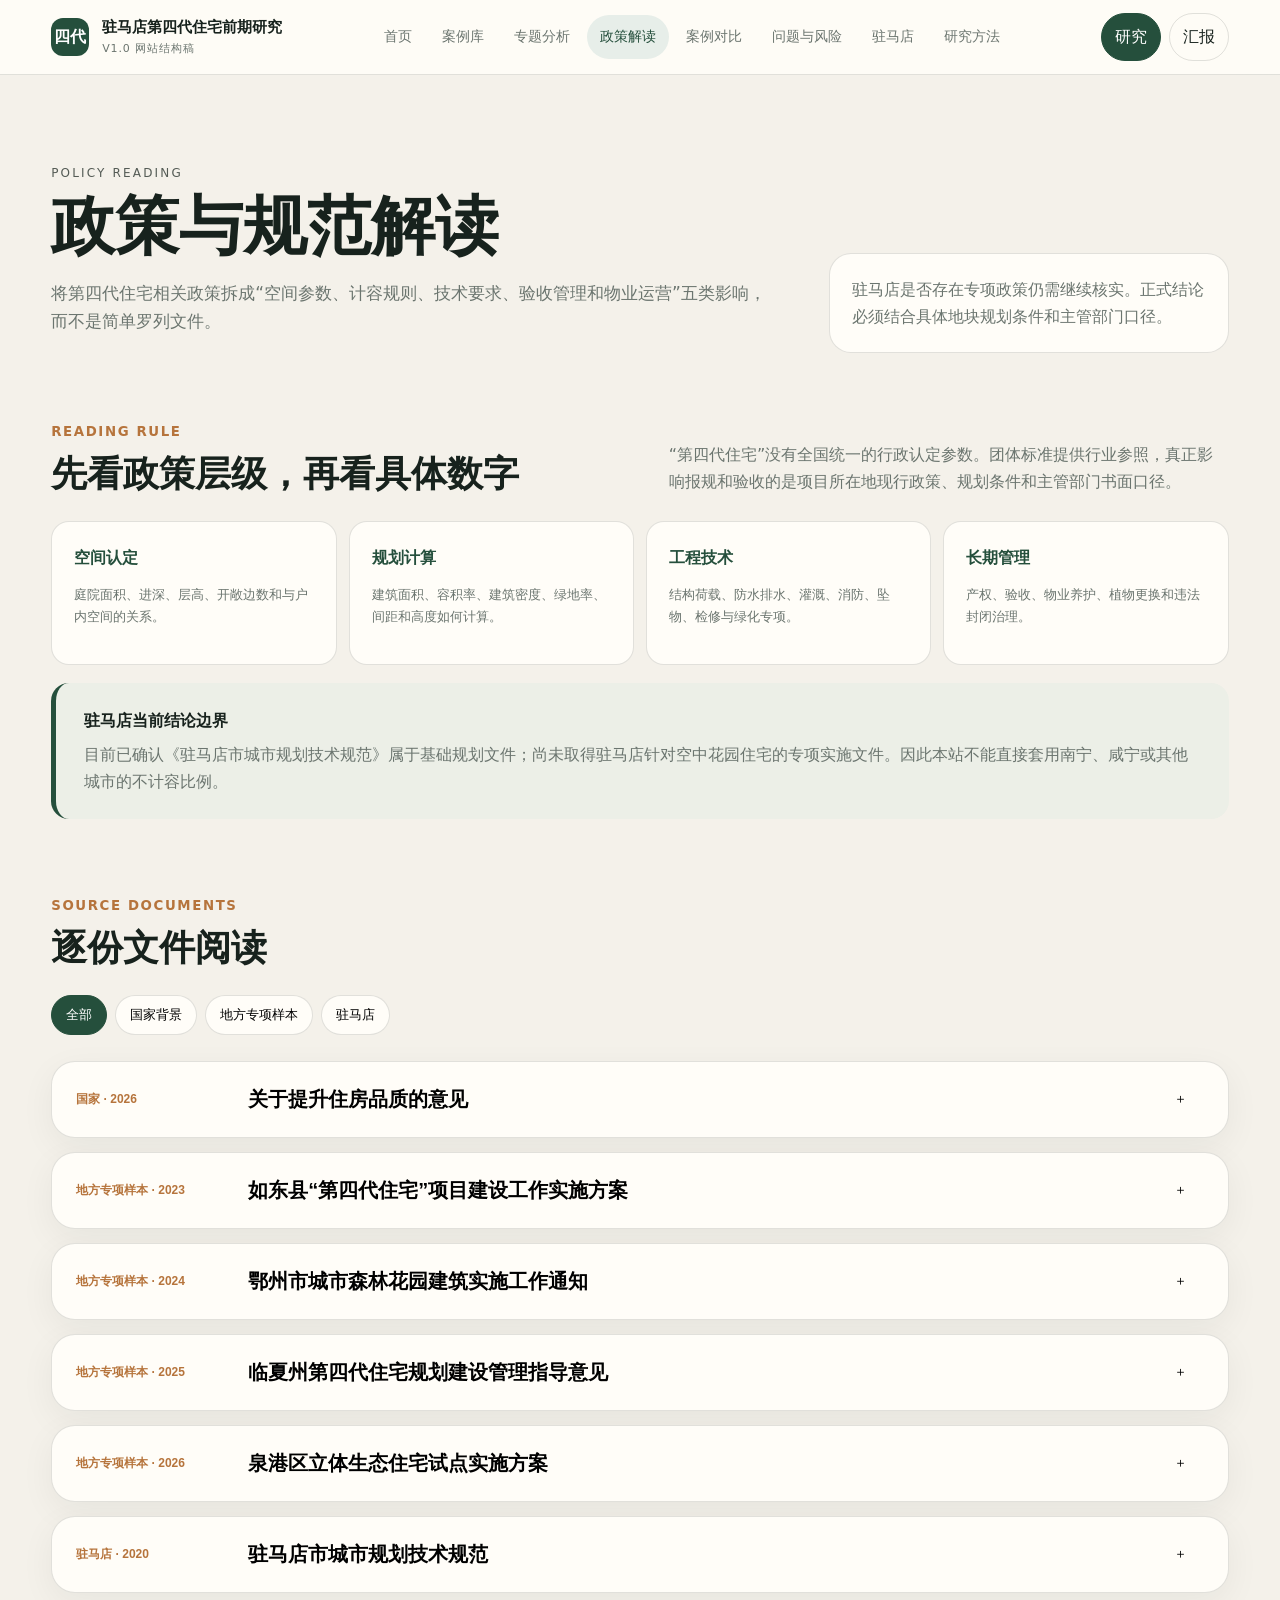
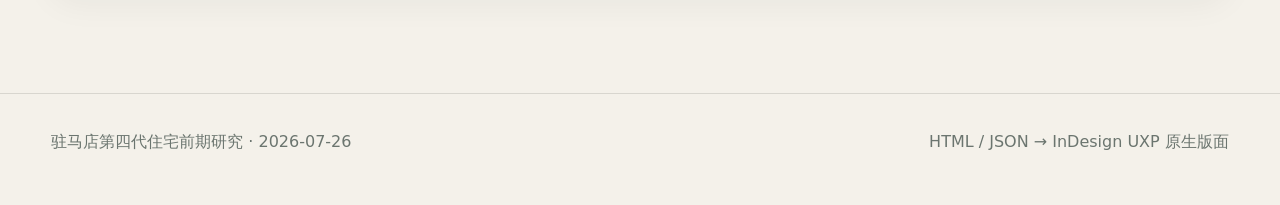
<file: policy.html>
<!doctype html>
<html lang="zh-CN">
<head>
<meta charset="utf-8"><meta name="viewport" content="width=device-width,initial-scale=1">
<title>政策解读｜驻马店第四代住宅前期研究</title>
<meta name="description" content="第四代住宅相关政策、规范、计容规则、技术要求与运营责任研究。">
<meta name="theme-color" content="#1d3c2e">
<meta property="og:title" content="第四代住宅政策与规范解读">
<meta property="og:type" content="website">
<link rel="icon" href="favicon.svg" type="image/svg+xml">
<link rel="stylesheet" href="assets/styles.css?v=full2">
</head>
<body><div class="shell">
<main class="page">
  <section class="page-hero">
    <div><div class="eyebrow">POLICY READING</div><h1>政策与规范解读</h1><p>将第四代住宅相关政策拆成“空间参数、计容规则、技术要求、验收管理和物业运营”五类影响，而不是简单罗列文件。</p></div>
    <aside class="page-note">驻马店是否存在专项政策仍需继续核实。正式结论必须结合具体地块规划条件和主管部门口径。</aside>
  </section>
  <section class="section compact-section">
    <div class="section-head"><div class="section-title"><small>READING RULE</small><h2>先看政策层级，再看具体数字</h2></div><p>“第四代住宅”没有全国统一的行政认定参数。团体标准提供行业参照，真正影响报规和验收的是项目所在地现行政策、规划条件和主管部门书面口径。</p></div>
    <div class="policy-dimension-grid">
      <article><b>空间认定</b><p>庭院面积、进深、层高、开敞边数和与户内空间的关系。</p></article>
      <article><b>规划计算</b><p>建筑面积、容积率、建筑密度、绿地率、间距和高度如何计算。</p></article>
      <article><b>工程技术</b><p>结构荷载、防水排水、灌溉、消防、坠物、检修与绿化专项。</p></article>
      <article><b>长期管理</b><p>产权、验收、物业养护、植物更换和违法封闭治理。</p></article>
    </div>
    <div class="boundary-note"><strong>驻马店当前结论边界</strong><p>目前已确认《驻马店市城市规划技术规范》属于基础规划文件；尚未取得驻马店针对空中花园住宅的专项实施文件。因此本站不能直接套用南宁、咸宁或其他城市的不计容比例。</p></div>
  </section>
  <section class="section"><div class="section-head"><div class="section-title"><small>SOURCE DOCUMENTS</small><h2>逐份文件阅读</h2></div></div></section>
  <div class="tabs">
    <button class="tab active" data-filter="全部">全部</button>
    <button class="tab" data-filter="国家">国家背景</button>
    <button class="tab" data-filter="地方专项">地方专项样本</button>
    <button class="tab" data-filter="驻马店">驻马店</button>
  </div>
  <div id="policy-list" class="policy-list"></div>
</main></div>
<script src="assets/data.js"></script>
<script src="assets/app.js?v=full2"></script>
<script src="assets/policy.js?v=full2"></script>
</body></html>
</file>
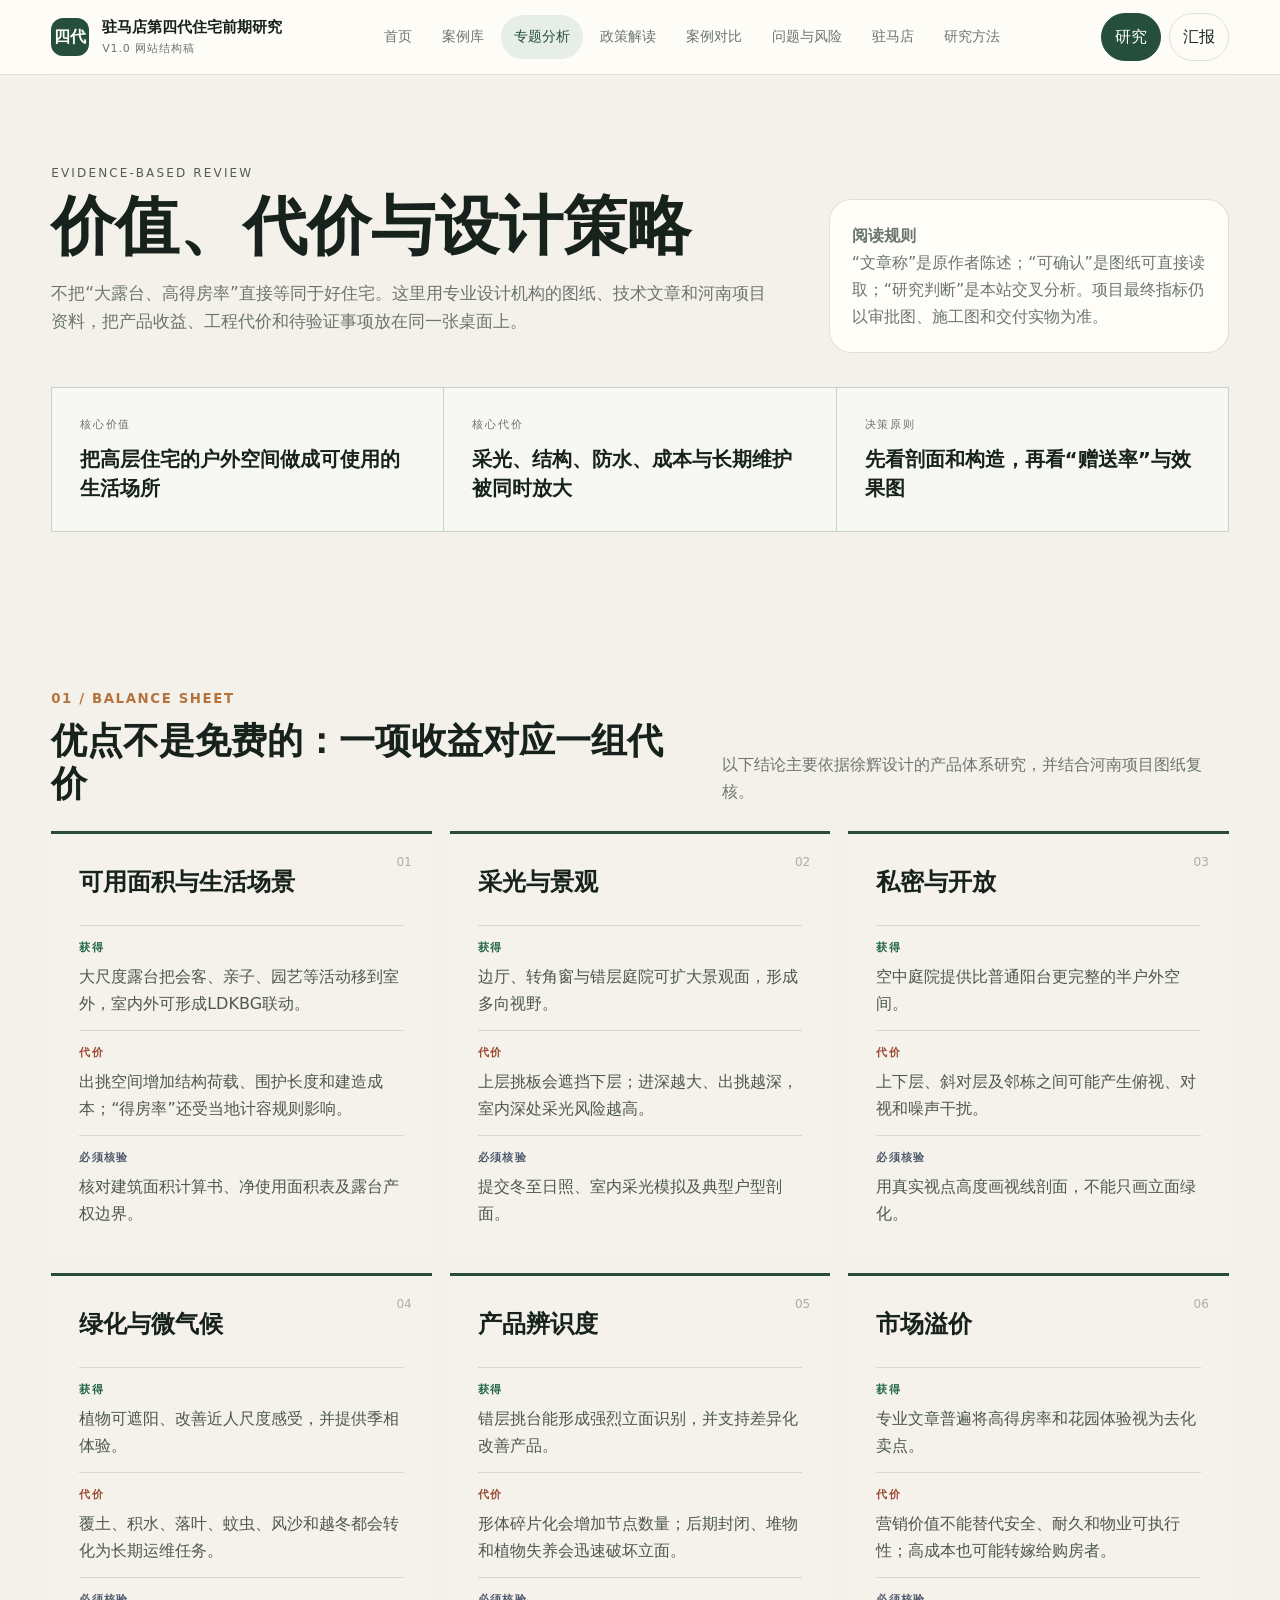
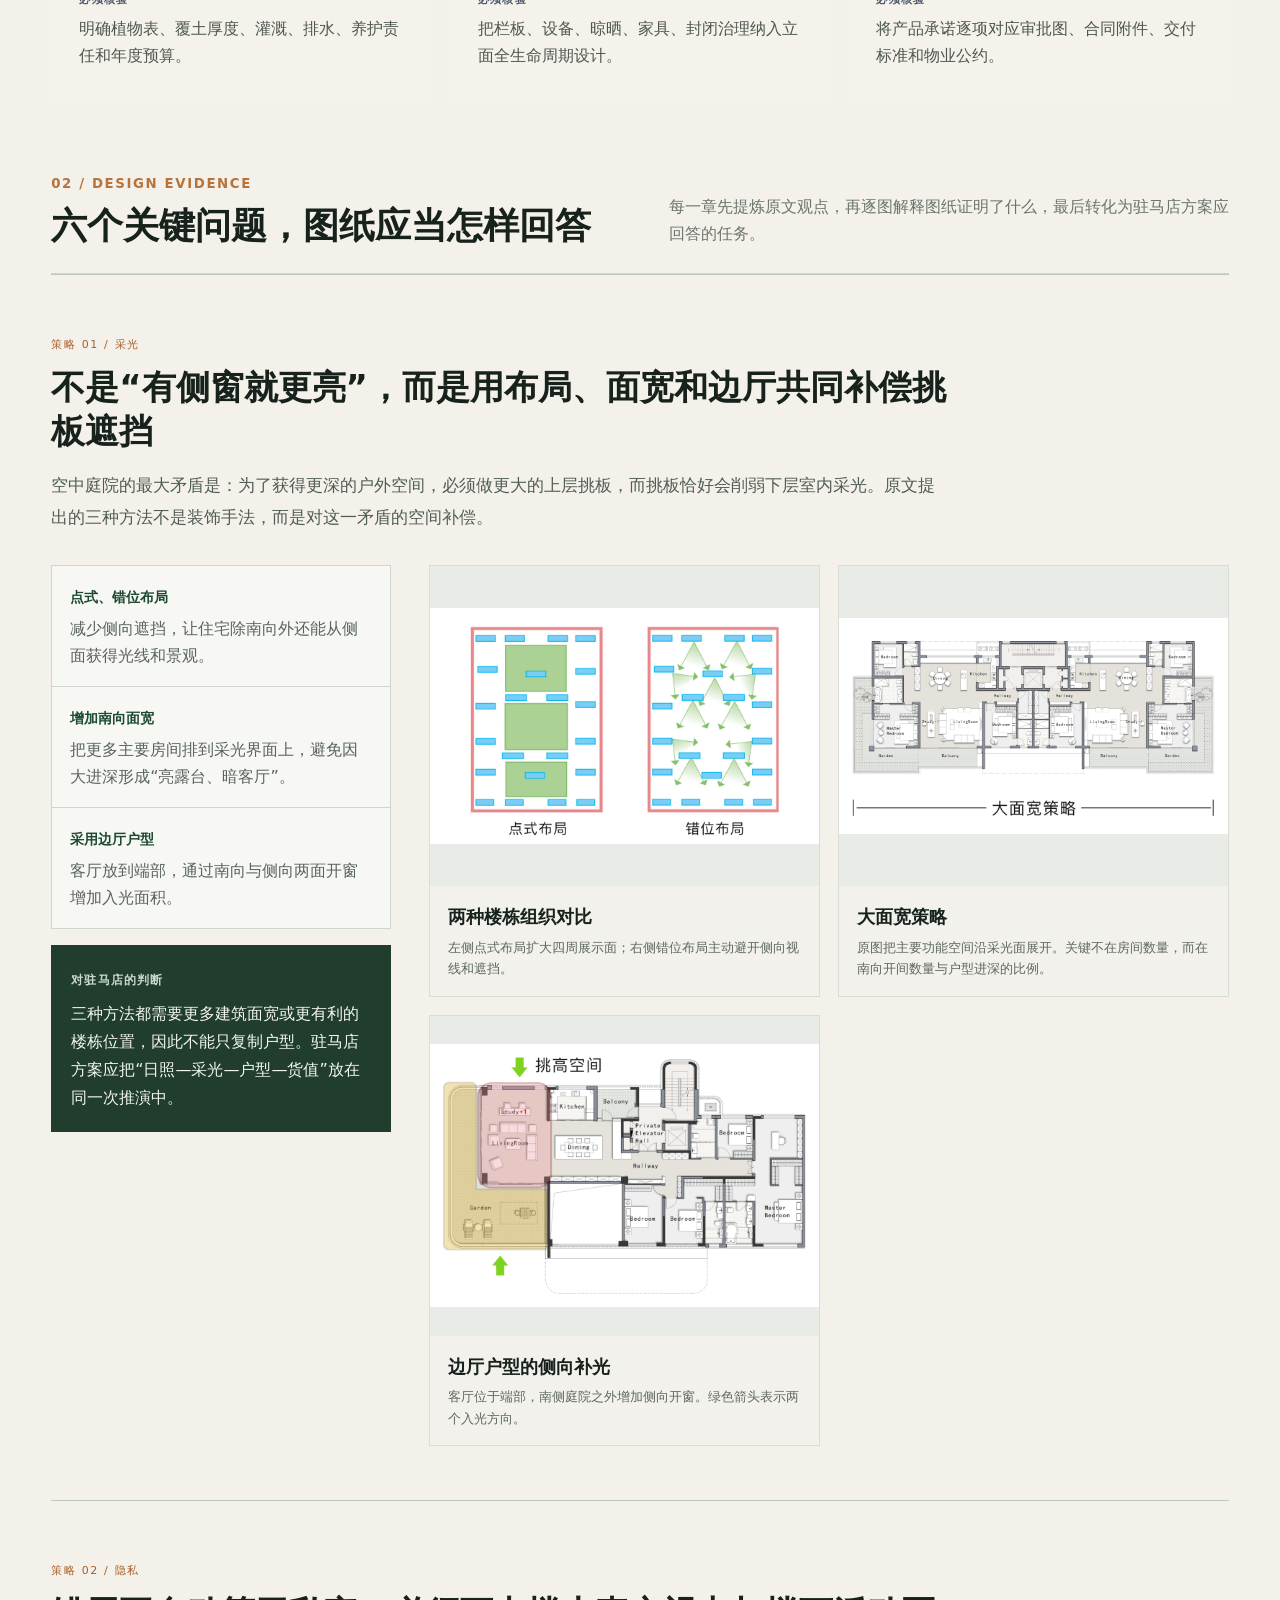
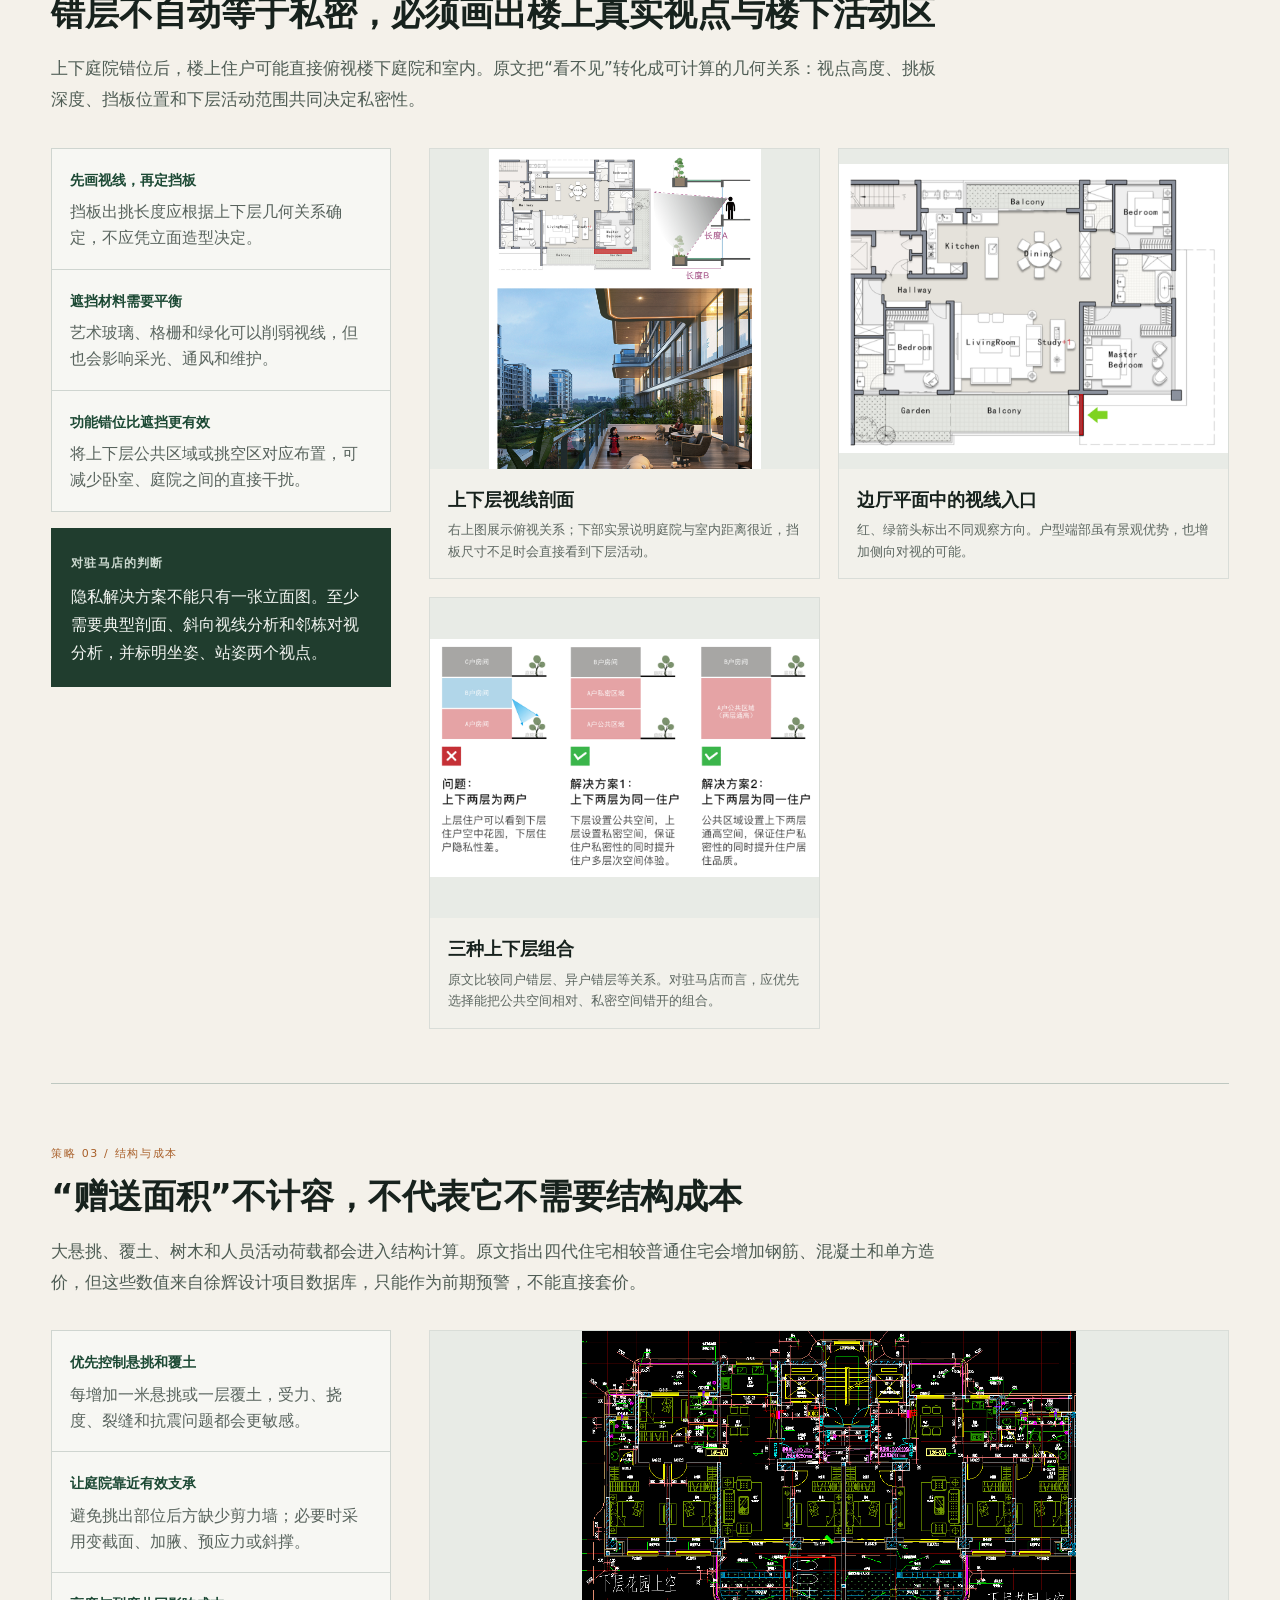
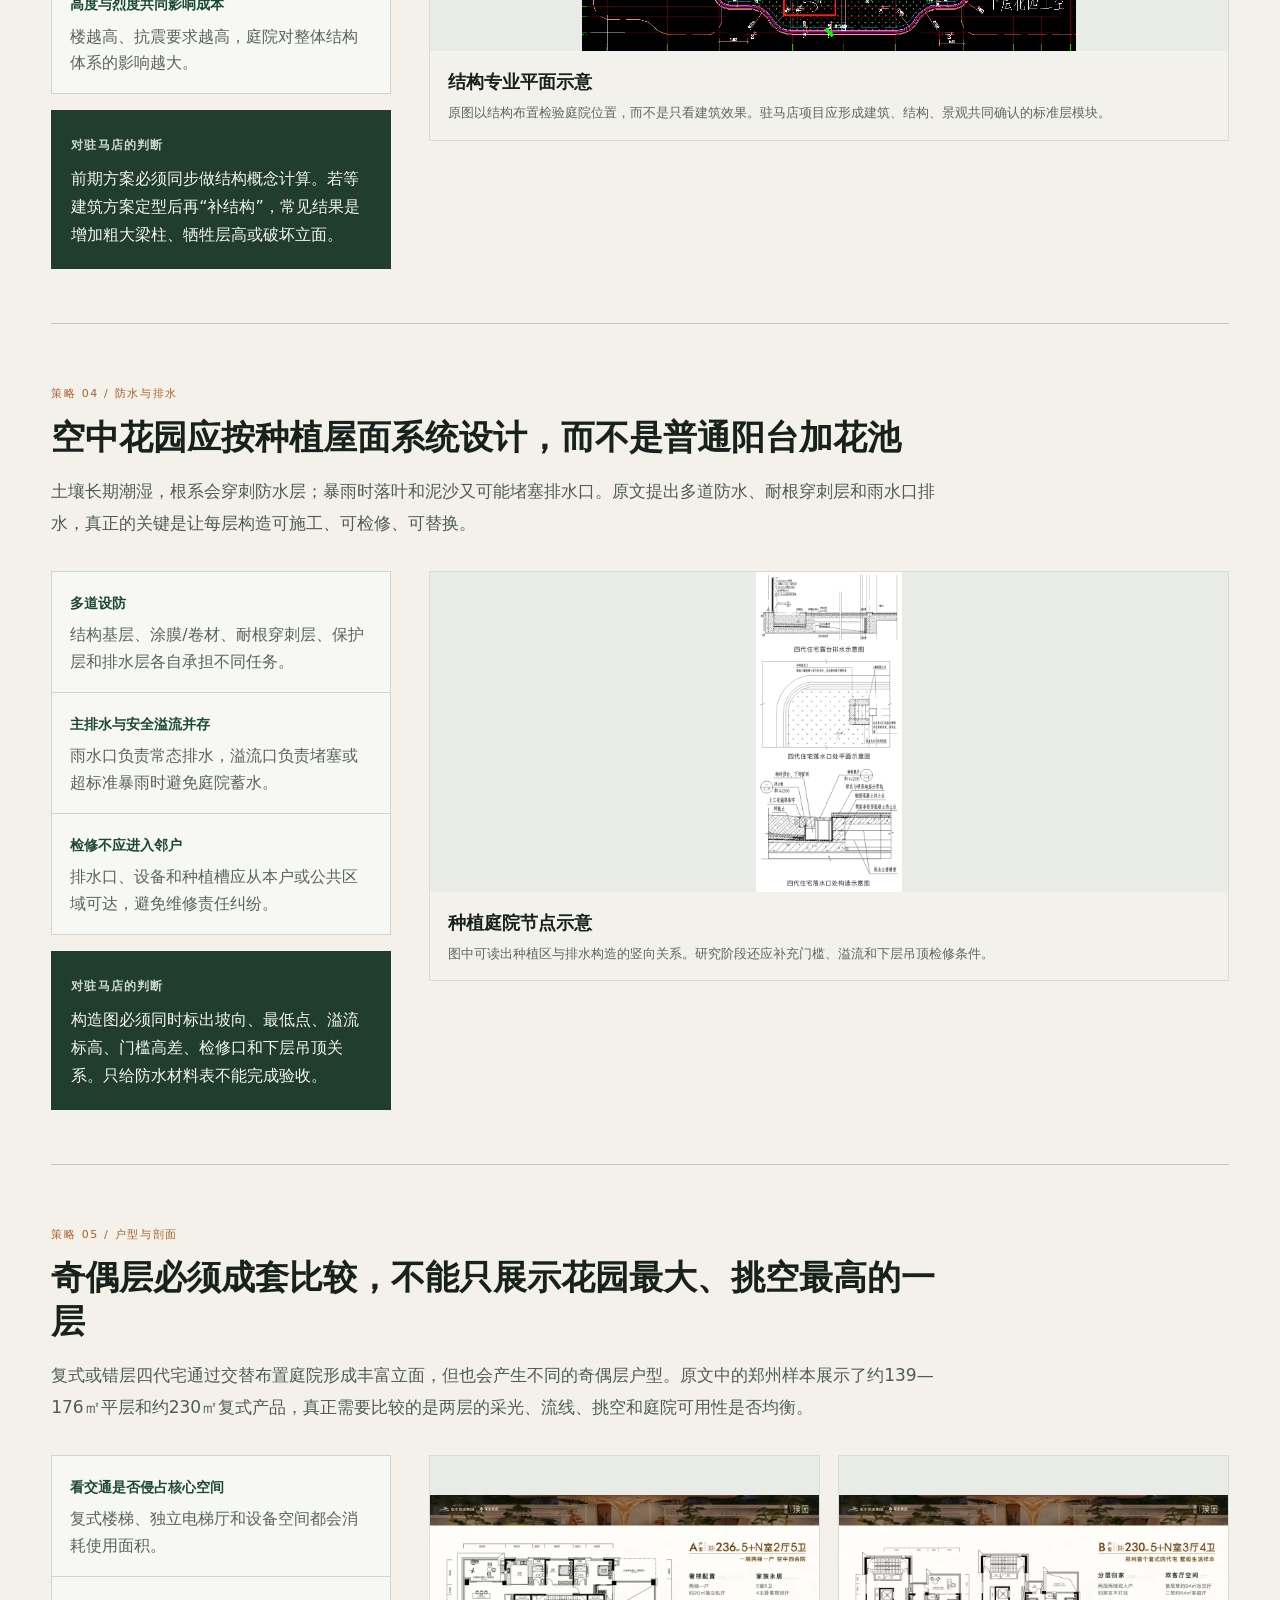
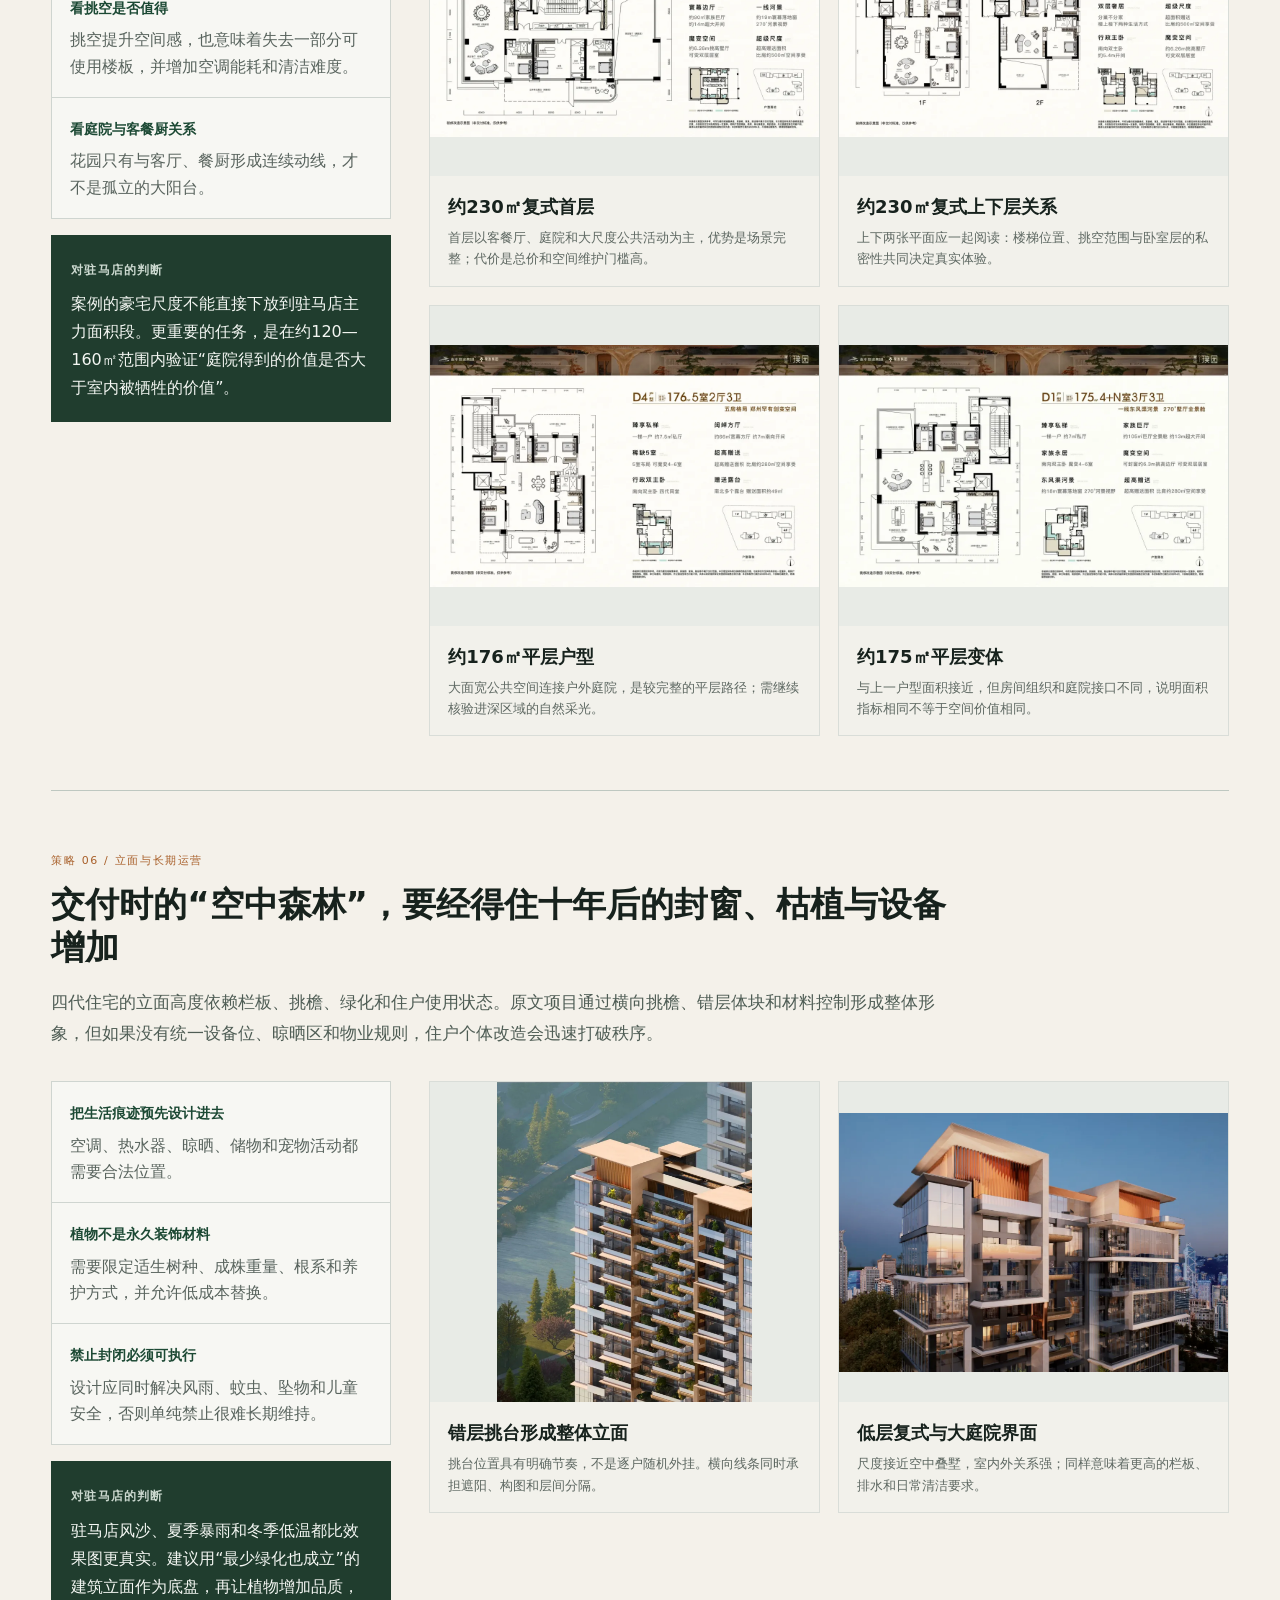
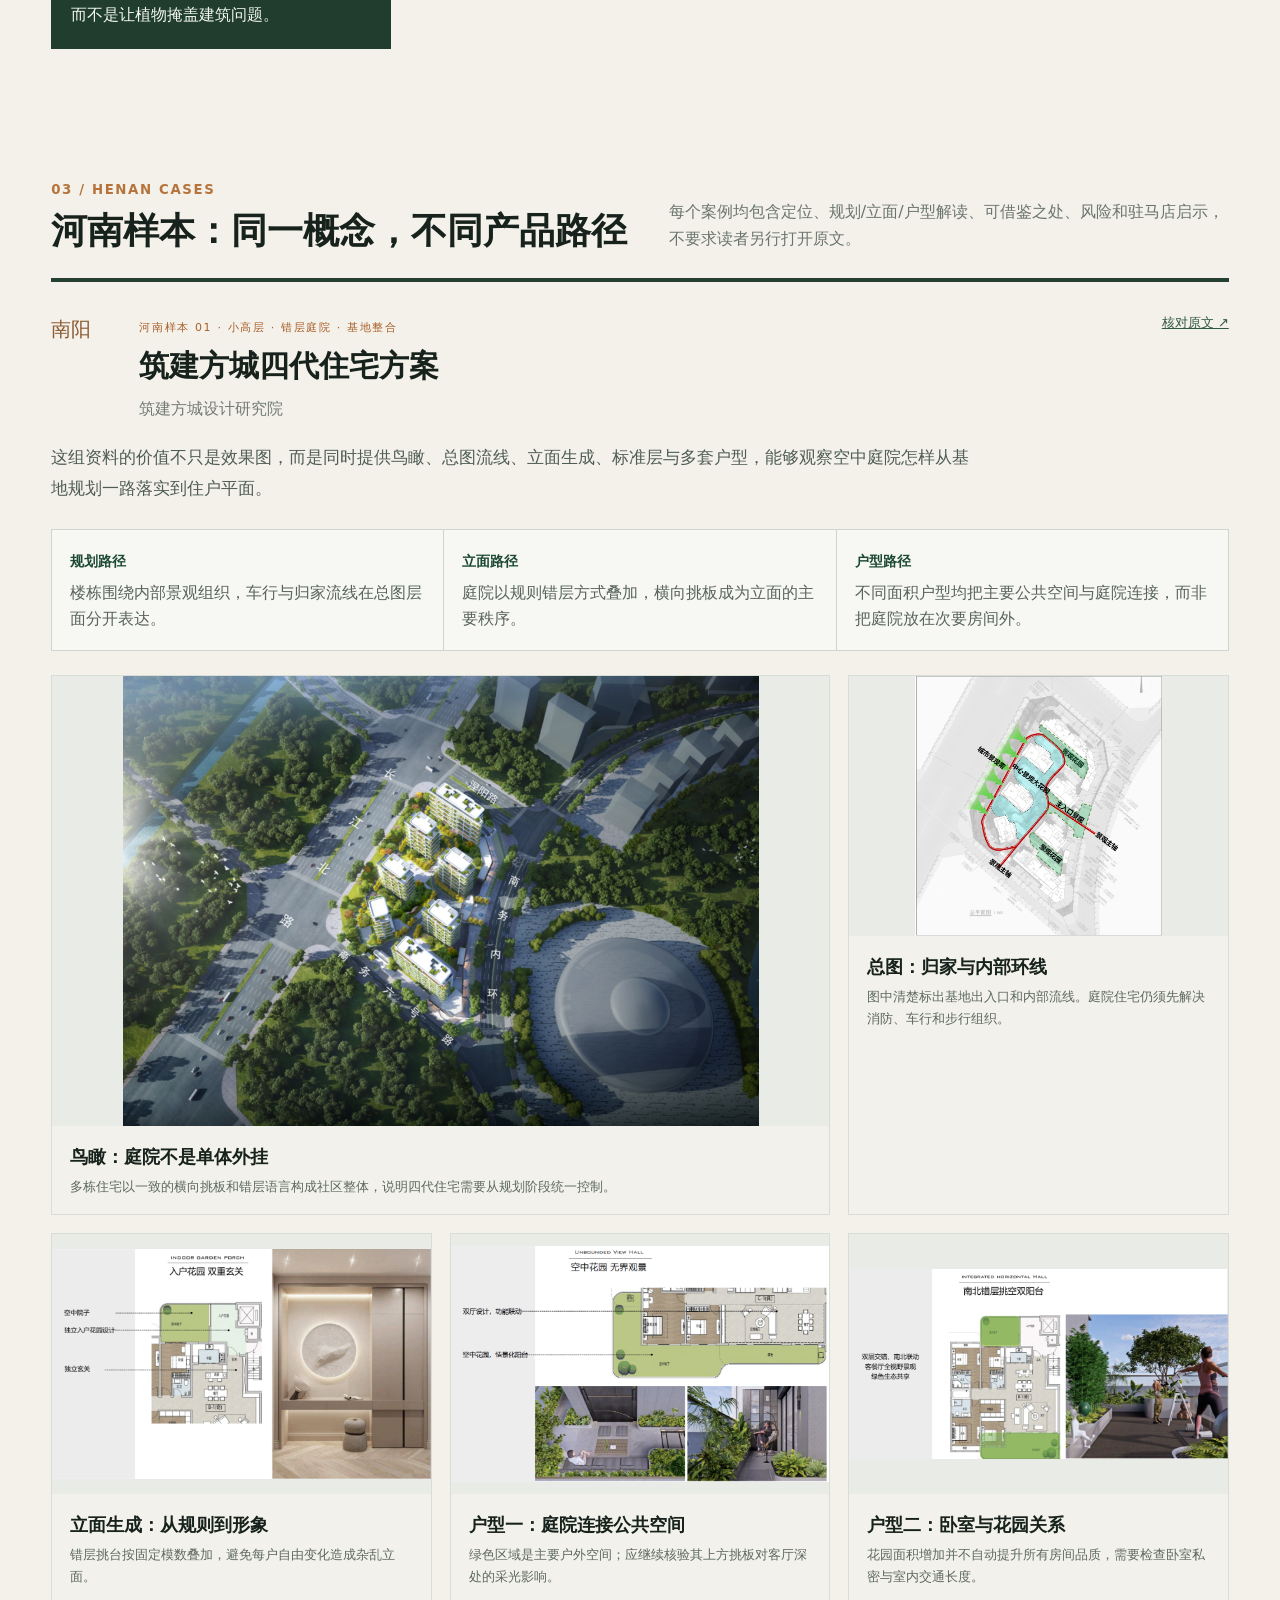
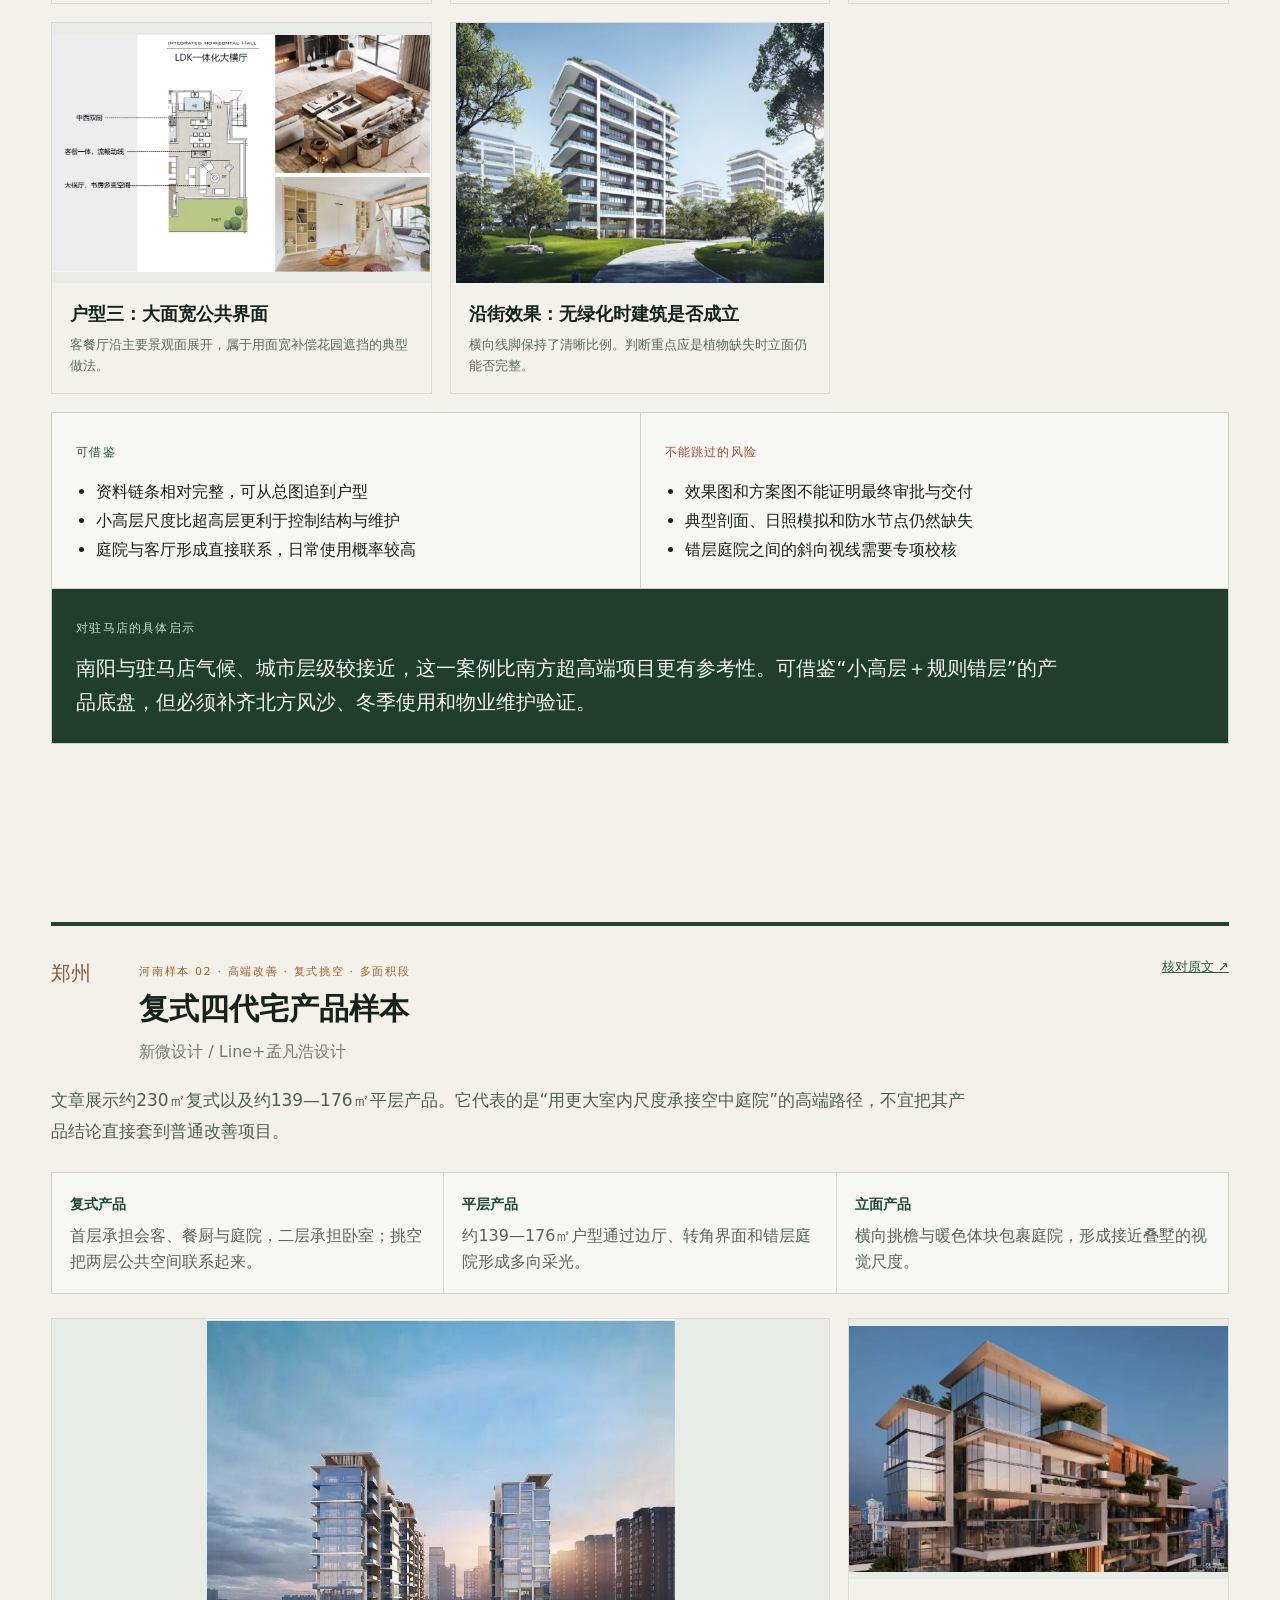
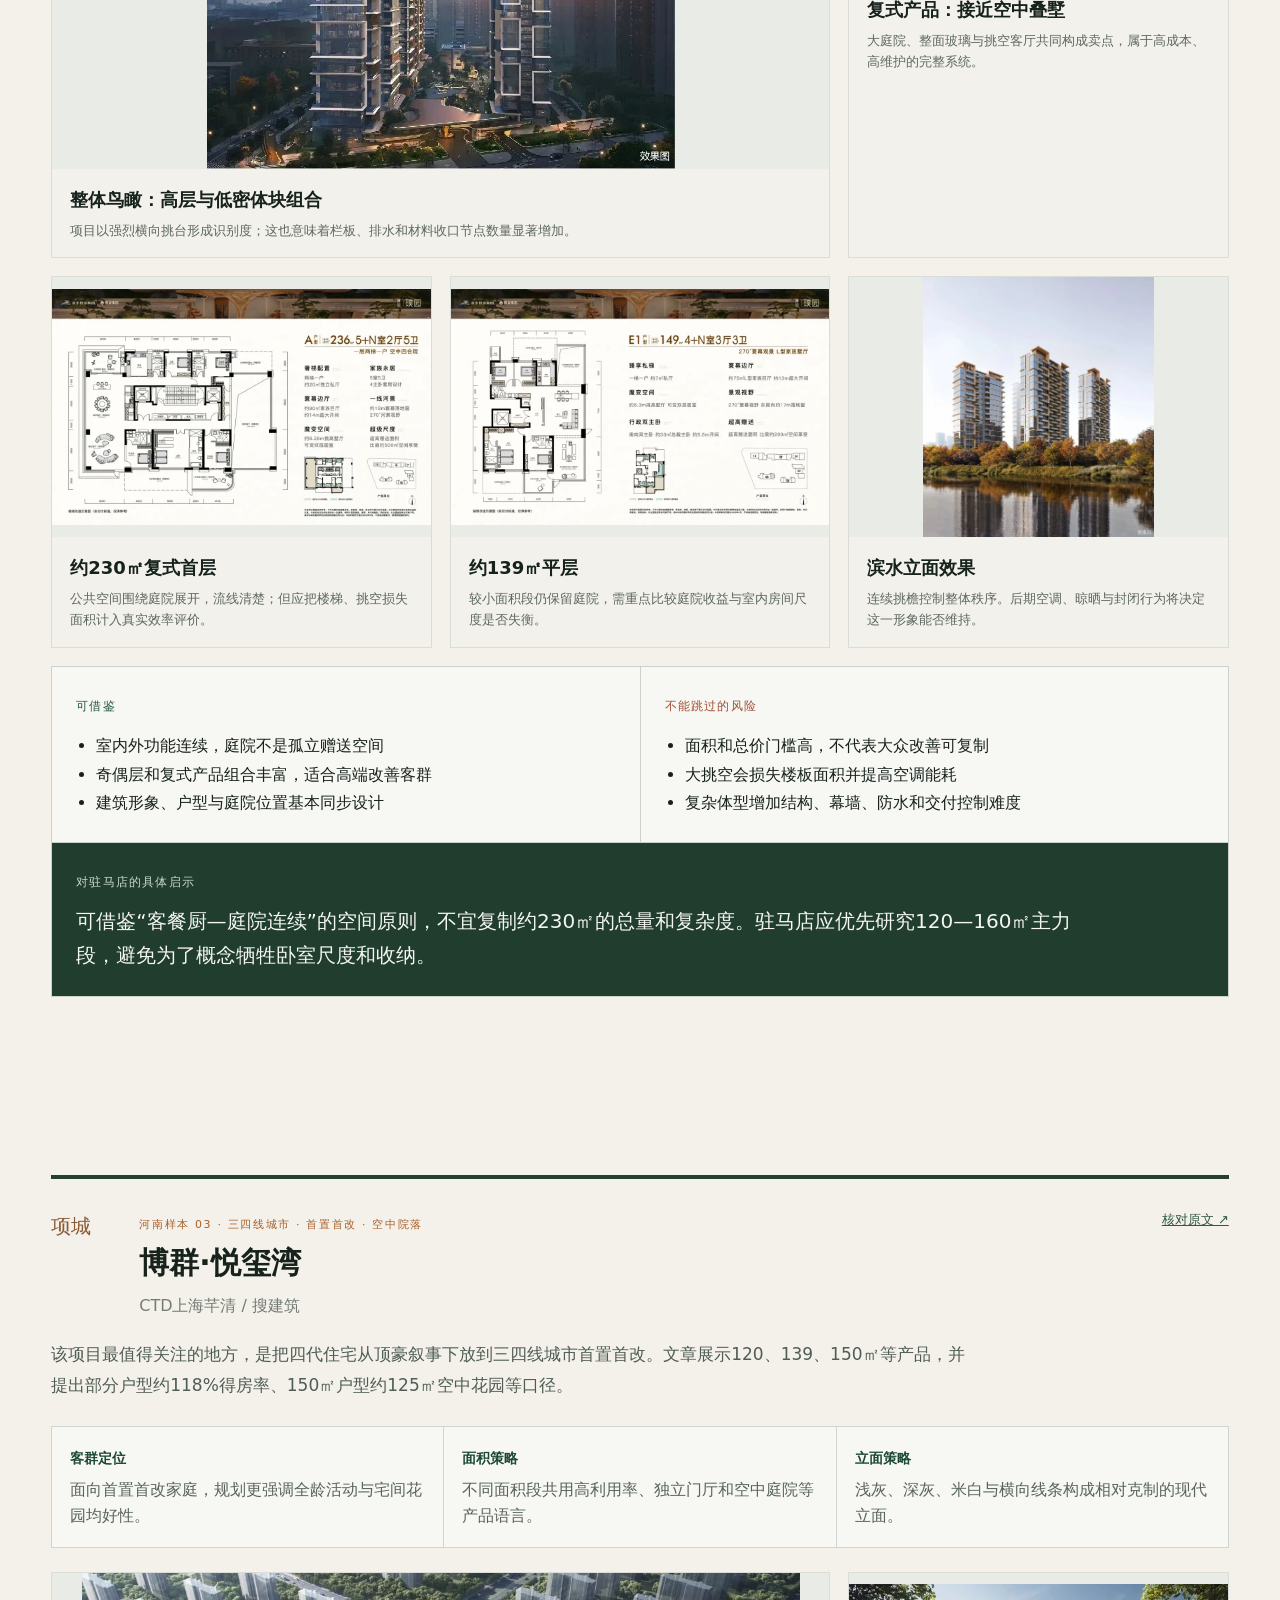
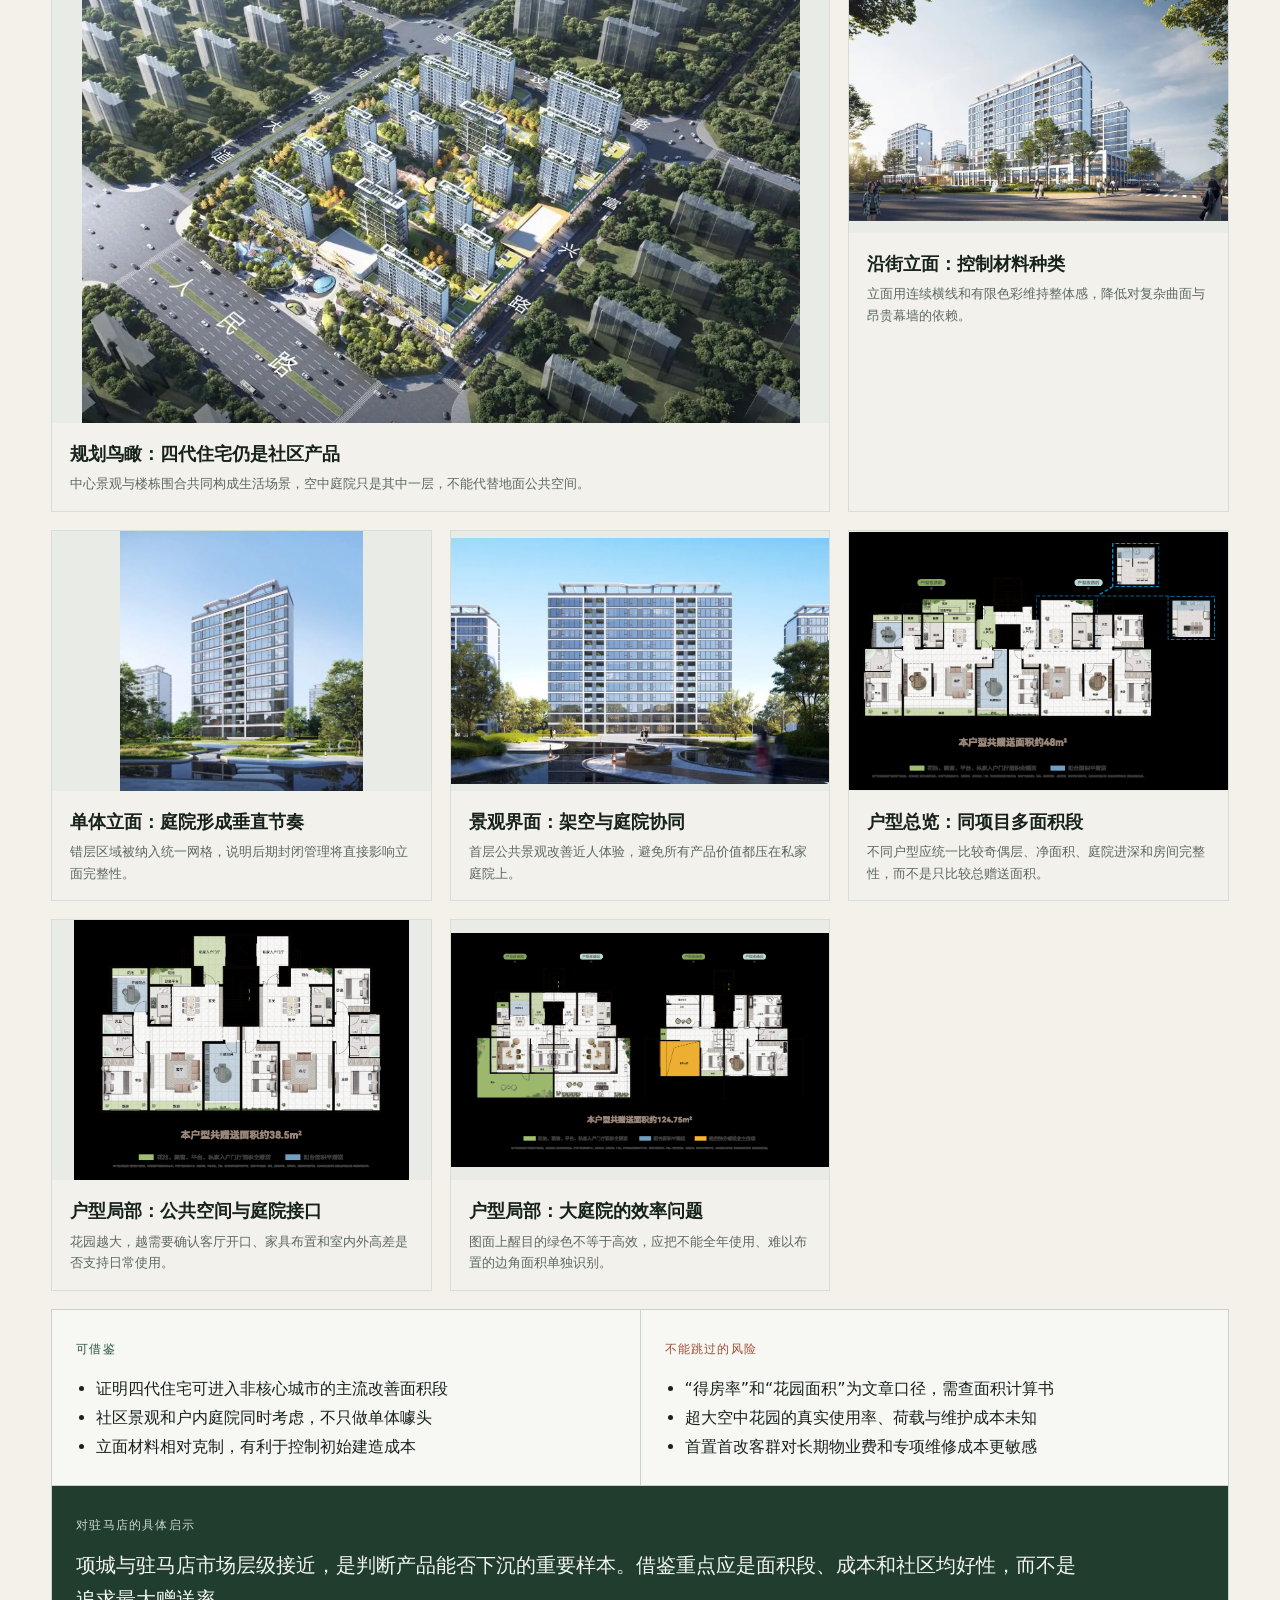
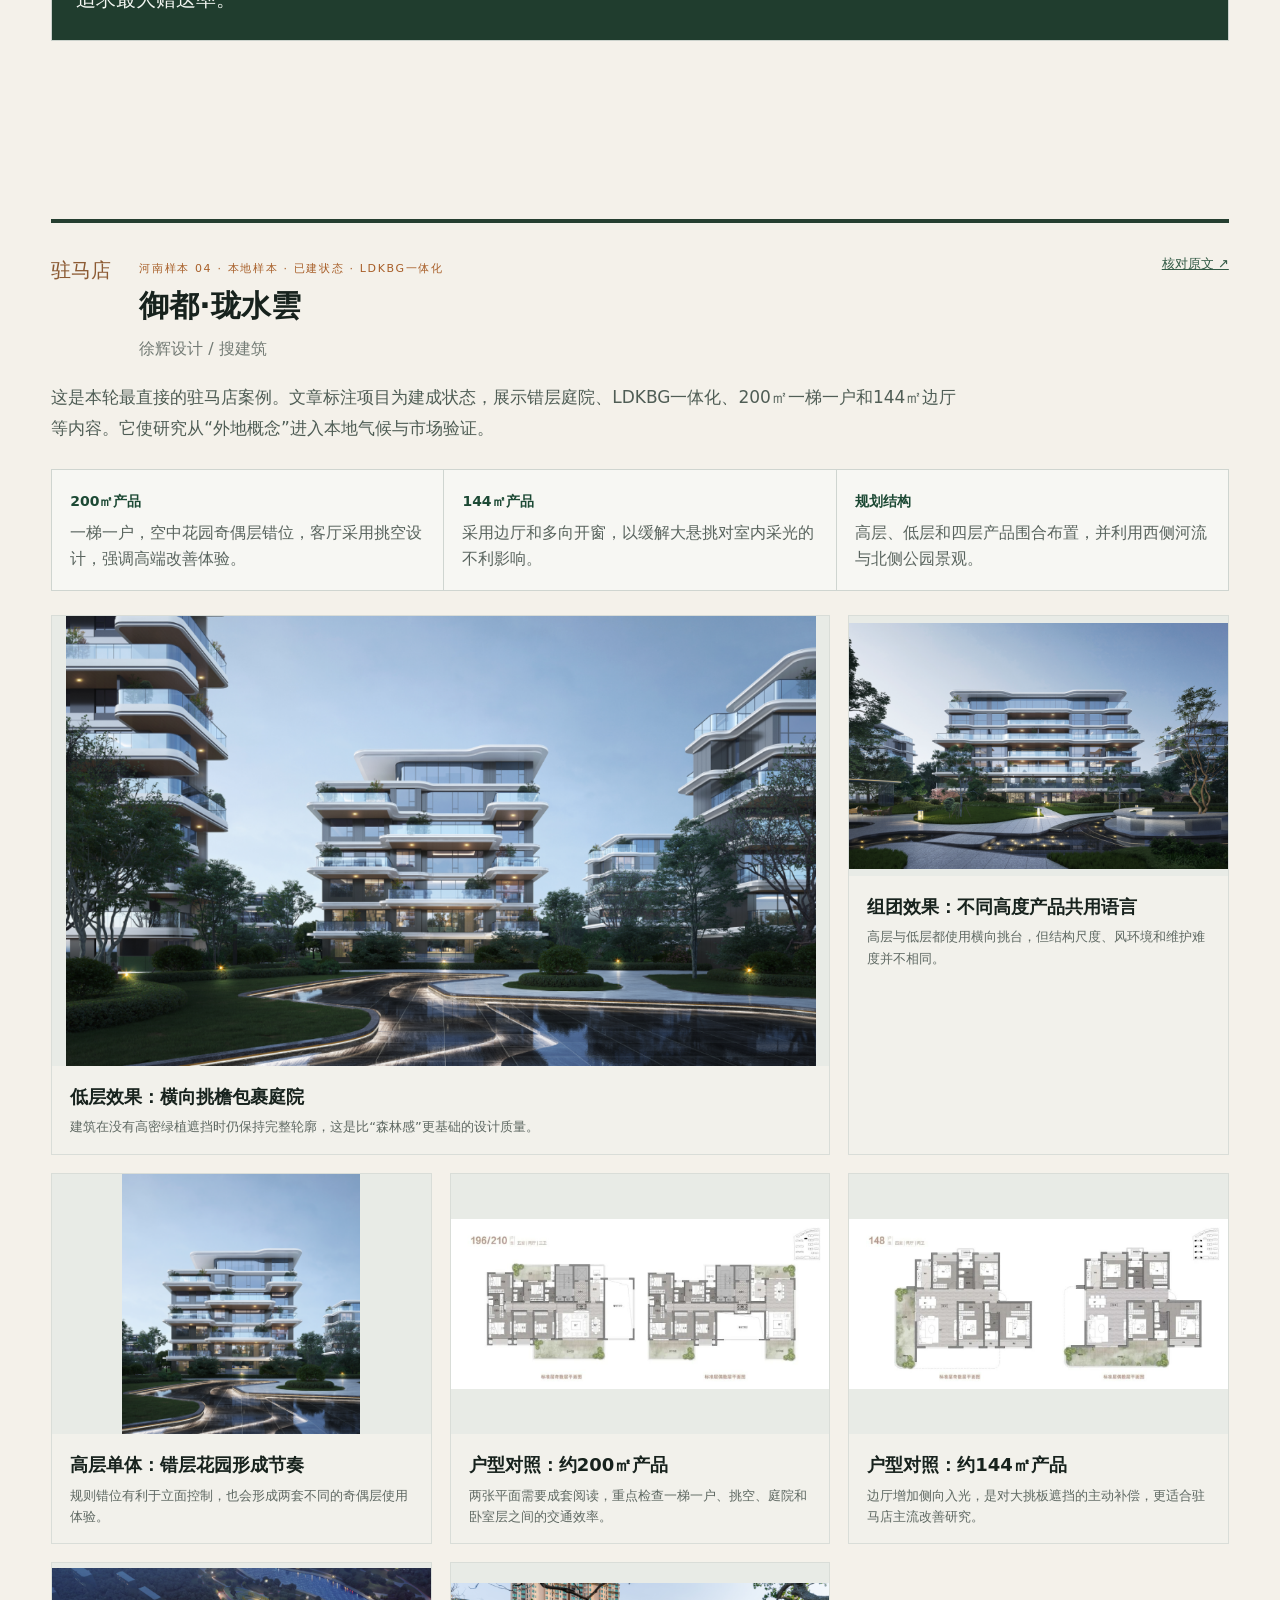
<file: research.html>
<!doctype html>
<html lang="zh-CN">
<head>
<meta charset="utf-8"><meta name="viewport" content="width=device-width,initial-scale=1">
<title>专题分析｜第四代住宅的价值、代价与设计策略</title>
<meta name="description" content="基于专业设计机构文章与河南项目图纸，对第四代住宅的优点、缺点和设计策略进行证据分级分析。">
<meta name="theme-color" content="#1d3c2e">
<link rel="icon" href="favicon.svg" type="image/svg+xml">
<link rel="stylesheet" href="assets/styles.css?v=wechat2">
</head>
<body><div class="shell">
<main class="page">
  <section class="page-hero research-hero">
    <div><div class="eyebrow">EVIDENCE-BASED REVIEW</div><h1>价值、代价与设计策略</h1><p>不把“大露台、高得房率”直接等同于好住宅。这里用专业设计机构的图纸、技术文章和河南项目资料，把产品收益、工程代价和待验证事项放在同一张桌面上。</p></div>
    <aside class="page-note"><strong>阅读规则</strong><br>“文章称”是原作者陈述；“可确认”是图纸可直接读取；“研究判断”是本站交叉分析。项目最终指标仍以审批图、施工图和交付实物为准。</aside>
  </section>

  <section class="verdict-strip">
    <div><span>核心价值</span><strong>把高层住宅的户外空间做成可使用的生活场所</strong></div>
    <div><span>核心代价</span><strong>采光、结构、防水、成本与长期维护被同时放大</strong></div>
    <div><span>决策原则</span><strong>先看剖面和构造，再看“赠送率”与效果图</strong></div>
  </section>

  <section class="section">
    <div class="section-head"><div class="section-title"><small>01 / BALANCE SHEET</small><h2>优点不是免费的：一项收益对应一组代价</h2></div><p>以下结论主要依据徐辉设计的产品体系研究，并结合河南项目图纸复核。</p></div>
    <div id="tradeoff-grid" class="tradeoff-grid"></div>
  </section>

  <section class="section">
    <div class="section-head"><div class="section-title"><small>02 / DESIGN EVIDENCE</small><h2>六个关键问题，图纸应当怎样回答</h2></div><p>每一章先提炼原文观点，再逐图解释图纸证明了什么，最后转化为驻马店方案应回答的任务。</p></div>
    <div id="strategy-list" class="strategy-list"></div>
  </section>

  <section class="section">
    <div class="section-head"><div class="section-title"><small>03 / HENAN CASES</small><h2>河南样本：同一概念，不同产品路径</h2></div><p>每个案例均包含定位、规划/立面/户型解读、可借鉴之处、风险和驻马店启示，不要求读者另行打开原文。</p></div>
    <div id="henan-studies" class="henan-studies"></div>
  </section>

  <section class="section source-section">
    <div class="section-head"><div class="section-title"><small>04 / SOURCE APPENDIX</small><h2>原始资料与追溯链接</h2></div><p>正文已经完成提炼，这里只作为证据追溯附录。9篇独立文章，重复链接已合并。</p></div>
    <div id="source-register" class="source-register"></div>
  </section>
</main></div>
<script src="assets/data.js"></script>
<script src="assets/app.js?v=wechat2"></script>
<script src="assets/research.js?v=wechat2"></script>
</body></html>
</file>
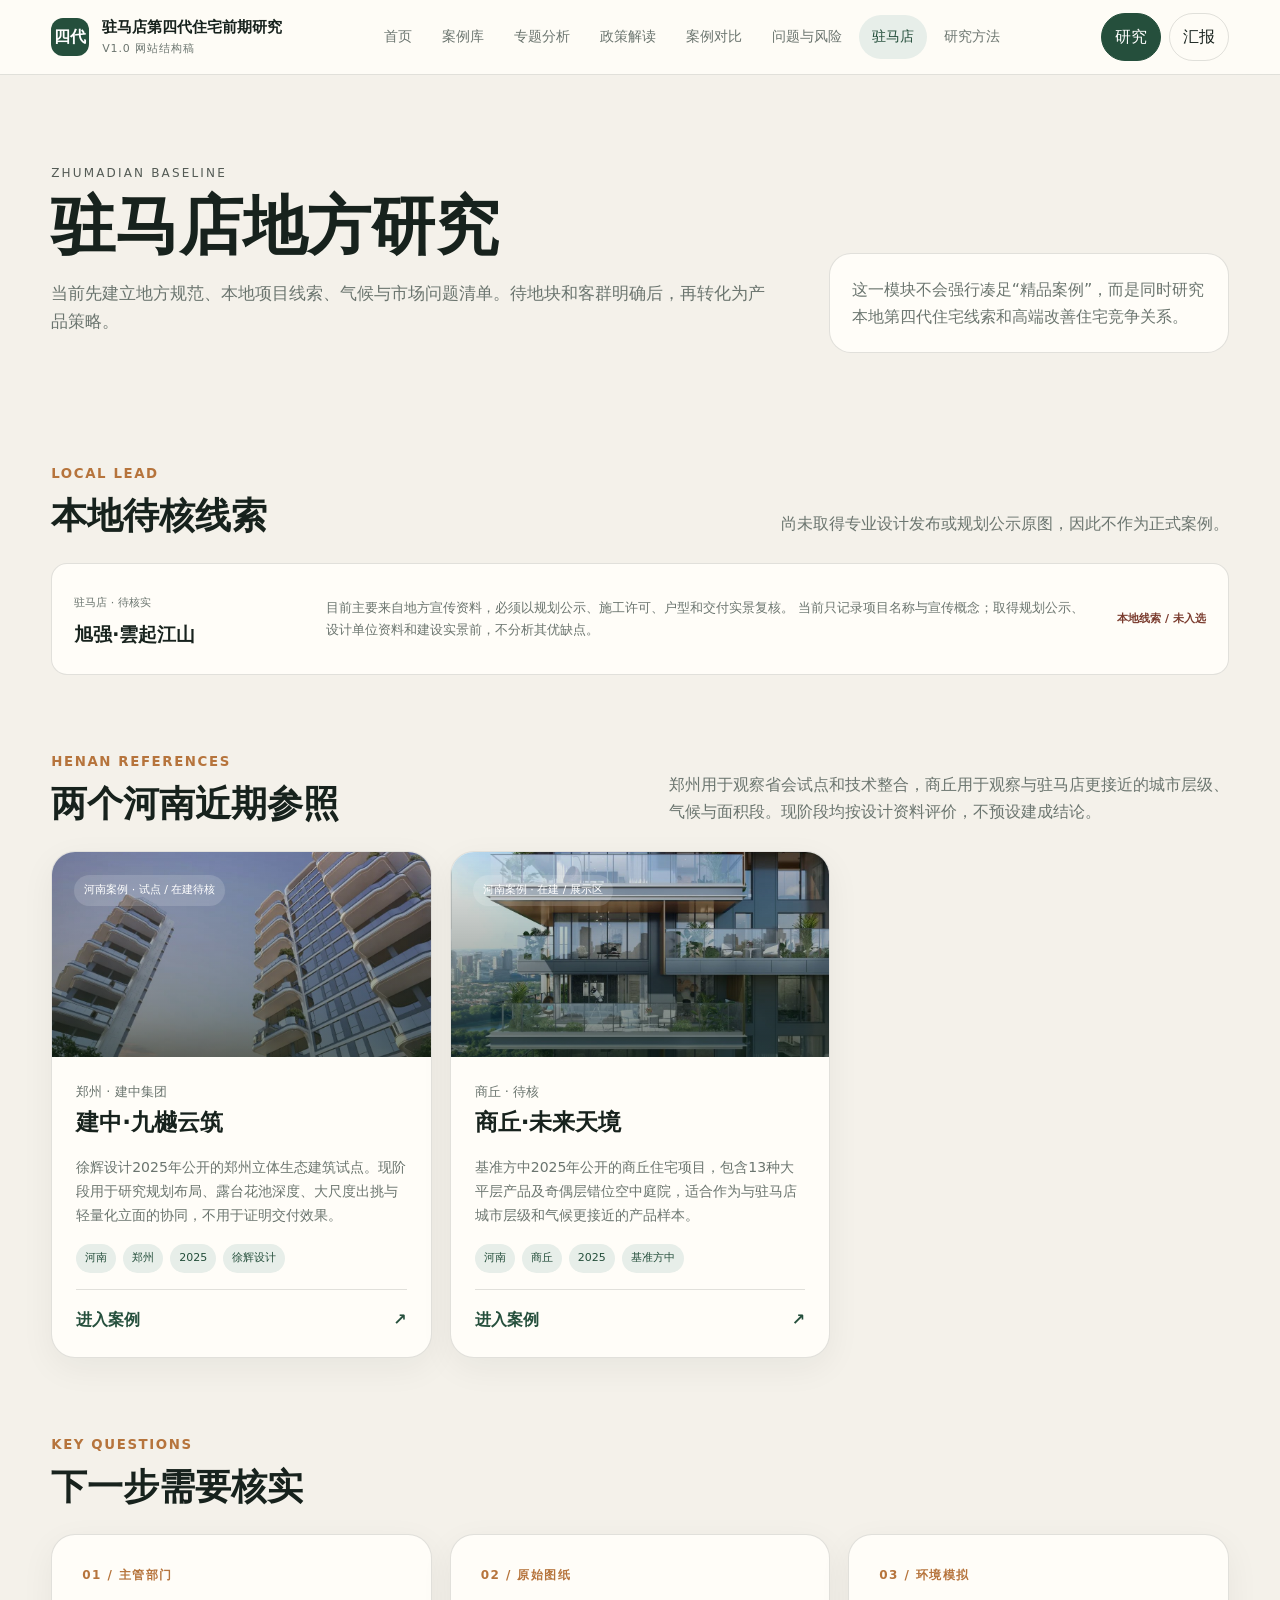
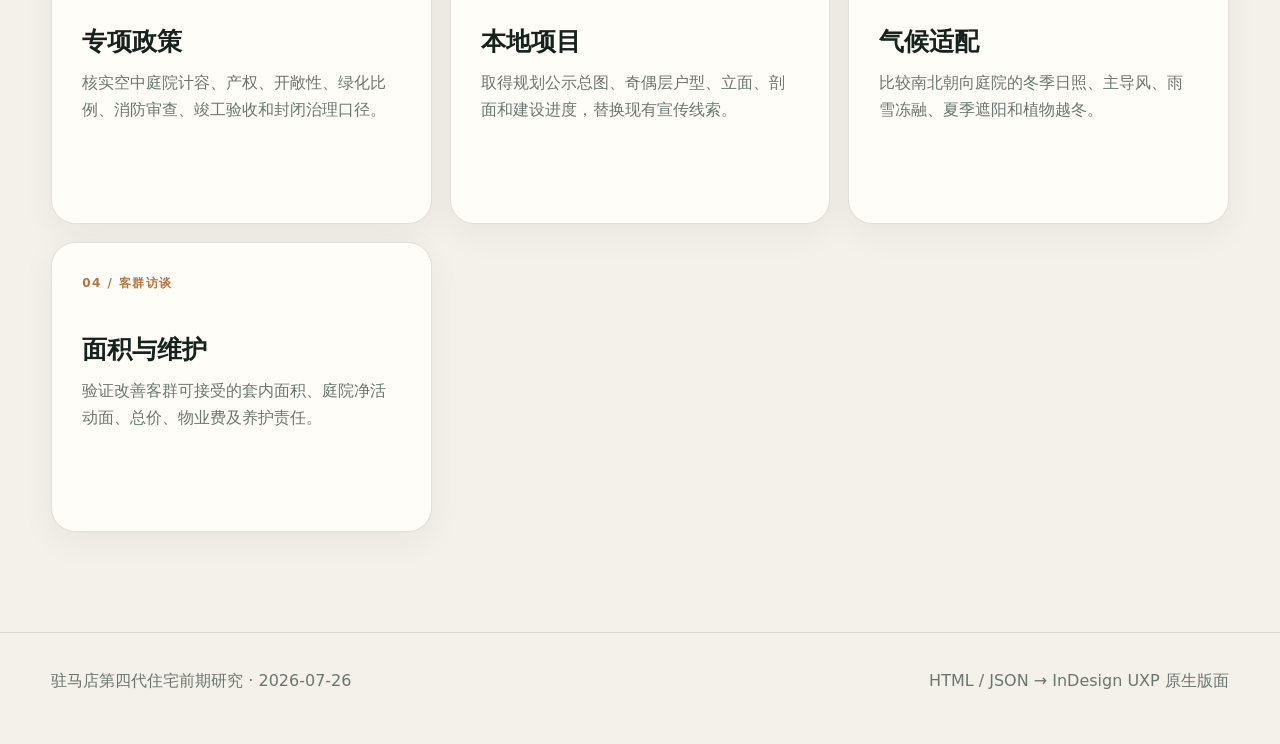
<file: zhumadian.html>
<!doctype html>
<html lang="zh-CN">
<head>
<meta charset="utf-8"><meta name="viewport" content="width=device-width,initial-scale=1">
<title>驻马店｜第四代住宅前期研究</title>
<meta name="description" content="驻马店第四代住宅地方规范、项目线索、气候与市场问题研究。">
<meta name="theme-color" content="#1d3c2e">
<meta property="og:title" content="驻马店第四代住宅地方研究">
<meta property="og:type" content="website">
<link rel="icon" href="favicon.svg" type="image/svg+xml">
<link rel="stylesheet" href="assets/styles.css?v=full2">
</head>
<body><div class="shell">
<main class="page">
  <section class="page-hero">
    <div><div class="eyebrow">ZHUMADIAN BASELINE</div><h1>驻马店地方研究</h1><p>当前先建立地方规范、本地项目线索、气候与市场问题清单。待地块和客群明确后，再转化为产品策略。</p></div>
    <aside class="page-note">这一模块不会强行凑足“精品案例”，而是同时研究本地第四代住宅线索和高端改善住宅竞争关系。</aside>
  </section>
  <section class="section">
    <div class="section-head"><div class="section-title"><small>LOCAL LEAD</small><h2>本地待核线索</h2></div><p>尚未取得专业设计发布或规划公示原图，因此不作为正式案例。</p></div>
    <div id="zmd-case" class="case-grid"></div>
  </section>
  <section class="section">
    <div class="section-head"><div class="section-title"><small>HENAN REFERENCES</small><h2>两个河南近期参照</h2></div><p>郑州用于观察省会试点和技术整合，商丘用于观察与驻马店更接近的城市层级、气候与面积段。现阶段均按设计资料评价，不预设建成结论。</p></div>
    <div id="henan-cases" class="case-grid"></div>
  </section>
  <section class="section">
    <div class="section-head"><div class="section-title"><small>KEY QUESTIONS</small><h2>下一步需要核实</h2></div></div>
    <div class="card-grid">
      <article class="feature-card"><span class="feature-number">01 / 主管部门</span><h3>专项政策</h3><p>核实空中庭院计容、产权、开敞性、绿化比例、消防审查、竣工验收和封闭治理口径。</p></article>
      <article class="feature-card"><span class="feature-number">02 / 原始图纸</span><h3>本地项目</h3><p>取得规划公示总图、奇偶层户型、立面、剖面和建设进度，替换现有宣传线索。</p></article>
      <article class="feature-card"><span class="feature-number">03 / 环境模拟</span><h3>气候适配</h3><p>比较南北朝向庭院的冬季日照、主导风、雨雪冻融、夏季遮阳和植物越冬。</p></article>
      <article class="feature-card"><span class="feature-number">04 / 客群访谈</span><h3>面积与维护</h3><p>验证改善客群可接受的套内面积、庭院净活动面、总价、物业费及养护责任。</p></article>
    </div>
  </section>
</main></div>
<script src="assets/data.js"></script>
<script src="assets/featured-case.js"></script>
<script src="assets/app.js?v=full2"></script>
<script src="assets/zmd.js"></script>
</body></html>
</file>
<file: assets/styles.css>
:root{
  --bg:#f4f1ea;
  --paper:#fffdf8;
  --ink:#17221d;
  --muted:#6b756f;
  --line:rgba(23,34,29,.13);
  --accent:#254f3c;
  --accent2:#b6743c;
  --soft:#e7eee9;
  --danger:#7a3b2e;
  --shadow:0 22px 70px rgba(26,43,35,.10);
  --radius:24px;
  --max:1440px;
}
*{box-sizing:border-box}
html{scroll-behavior:smooth}
body{
  margin:0;background:var(--bg);color:var(--ink);
  font-family:"PingFang SC","Microsoft YaHei",system-ui,-apple-system,sans-serif;
  line-height:1.7;
}
a{color:inherit}
img{max-width:100%}
.shell{min-height:100vh}
.site-header{
  position:sticky;top:0;z-index:50;
  border-bottom:1px solid var(--line);
  background:rgba(255,253,248,.9);backdrop-filter:blur(18px);
}
.header-inner{
  width:min(var(--max),92vw);margin:auto;min-height:74px;
  display:flex;align-items:center;justify-content:space-between;gap:26px;
}
.brand{text-decoration:none;display:flex;align-items:center;gap:13px}
.brand-mark{
  width:38px;height:38px;border-radius:12px;background:var(--accent);
  color:#fff;display:grid;place-items:center;font-weight:800;letter-spacing:.03em
}
.brand-copy strong{display:block;font-size:15px}
.brand-copy span{display:block;font-size:11px;color:var(--muted);letter-spacing:.08em}
.main-nav{display:flex;align-items:center;gap:4px}
.main-nav a{
  text-decoration:none;font-size:14px;color:var(--muted);
  padding:10px 13px;border-radius:999px;white-space:nowrap
}
.main-nav a:hover,.main-nav a.active{background:var(--soft);color:var(--accent)}
.mobile-nav-btn,.mobile-nav{display:none}
.mobile-nav-btn{
  border:1px solid var(--line);background:var(--paper);color:var(--ink);
  min-height:40px;padding:0 14px;border-radius:999px;font-weight:700;cursor:pointer
}
.mobile-nav{
  position:absolute;top:calc(100% + 8px);left:4vw;right:4vw;padding:12px;
  border:1px solid var(--line);border-radius:18px;background:var(--paper);
  box-shadow:var(--shadow);z-index:20
}
.mobile-nav.open{display:grid}
.mobile-nav a{padding:12px 14px;border-radius:12px;text-decoration:none;color:var(--ink)}
.mobile-nav a:hover,.mobile-nav a.active{background:var(--soft);color:var(--accent)}
.mobile-mode-actions{display:flex;gap:8px;padding:10px 6px 4px;border-top:1px solid var(--line)}
:focus-visible{outline:3px solid #d69b5f;outline-offset:3px}
.header-actions{display:flex;gap:8px;align-items:center}
.icon-btn,.mode-btn{
  border:1px solid var(--line);background:transparent;color:var(--ink);
  border-radius:999px;padding:9px 13px;cursor:pointer;font:inherit
}
.mode-btn.active{background:var(--accent);color:#fff;border-color:var(--accent)}
.mobile-nav-btn{display:none}
.page{
  width:min(var(--max),92vw);margin:auto;padding:34px 0 100px
}
.hero{
  position:relative;overflow:hidden;min-height:640px;border-radius:34px;
  padding:70px;display:grid;grid-template-columns:1.25fr .75fr;gap:60px;align-items:end;
  color:#fff;background:
    radial-gradient(circle at 80% 15%,rgba(238,186,117,.32),transparent 32%),
    linear-gradient(135deg,#153326 0%,#254f3c 46%,#71917c 100%);
  box-shadow:var(--shadow)
}
.hero:after{
  content:"";position:absolute;inset:auto -8% -28% 34%;height:72%;
  background:
    linear-gradient(115deg,transparent 0 22%,rgba(255,255,255,.08) 22% 24%,transparent 24% 37%,rgba(255,255,255,.10) 37% 39%,transparent 39%),
    linear-gradient(155deg,rgba(255,255,255,.09),transparent 58%);
  transform:skewY(-7deg);border-radius:80px
}
.hero-copy,.hero-panel{position:relative;z-index:2}
.eyebrow{font-size:12px;letter-spacing:.18em;text-transform:uppercase;opacity:.72}
.hero h1{font-size:clamp(44px,6.2vw,92px);line-height:1.03;margin:18px 0 24px;max-width:980px}
.hero p{font-size:18px;max-width:720px;opacity:.82}
.hero-actions{display:flex;gap:12px;margin-top:34px;flex-wrap:wrap}
.primary-btn,.ghost-btn{
  text-decoration:none;border-radius:999px;padding:13px 20px;font-weight:650;display:inline-flex;align-items:center;gap:8px
}
.primary-btn{background:#fff;color:var(--accent)}
.ghost-btn{border:1px solid rgba(255,255,255,.32);color:#fff}
.hero-panel{
  padding:24px;border:1px solid rgba(255,255,255,.18);border-radius:24px;
  background:rgba(255,255,255,.09);backdrop-filter:blur(10px)
}
.hero-panel h3{margin:0 0 14px;font-size:18px}
.hero-panel ul{padding:0;margin:0;list-style:none}
.hero-panel li{padding:11px 0;border-top:1px solid rgba(255,255,255,.14);font-size:14px}
.hero-panel li:first-child{border-top:0}
.stats{
  margin-top:18px;display:grid;grid-template-columns:repeat(4,1fr);gap:14px
}
.stat{
  background:var(--paper);border:1px solid var(--line);border-radius:20px;
  padding:24px;display:flex;align-items:end;justify-content:space-between
}
.stat strong{font-size:40px;line-height:1;color:var(--accent)}
.stat span{font-size:13px;color:var(--muted)}
.section{padding:76px 0 0}
.section-head{display:flex;align-items:end;justify-content:space-between;gap:30px;margin-bottom:26px}
.section-title small{display:block;color:var(--accent2);font-weight:700;letter-spacing:.12em}
.section-title h2{font-size:36px;line-height:1.2;margin:8px 0 0}
.section-head p{max-width:560px;color:var(--muted);margin:0}
.link-arrow{text-decoration:none;color:var(--accent);font-weight:700}
.card-grid{display:grid;grid-template-columns:repeat(3,1fr);gap:18px}
.feature-card,.case-card,.policy-card,.issue-card,.info-card{
  background:var(--paper);border:1px solid var(--line);border-radius:var(--radius);box-shadow:0 10px 34px rgba(26,43,35,.055)
}
.feature-card{padding:30px;min-height:290px;display:flex;flex-direction:column}
.feature-number{font-size:12px;color:var(--accent2);font-weight:800;letter-spacing:.12em}
.feature-card h3{font-size:25px;line-height:1.25;margin:40px 0 12px}
.feature-card p{color:var(--muted);margin:0}
.feature-card a{margin-top:auto;text-decoration:none;color:var(--accent);font-weight:700}
.definition-layout{display:grid;grid-template-columns:1.15fr .85fr;gap:18px}
.definition-core{padding:34px;border-radius:24px;background:var(--accent);color:#fff}
.definition-core>span{font-size:11px;letter-spacing:.12em;opacity:.7}.definition-core h3{font-size:27px;line-height:1.5}.definition-core p{opacity:.72}
.definition-points{display:grid;grid-template-columns:1fr 1fr;gap:12px}
.definition-points div{padding:22px;background:var(--paper);border:1px solid var(--line);border-radius:18px}
.definition-points b,.definition-points span{display:block}.definition-points b{color:var(--accent);margin-bottom:9px}.definition-points span{font-size:13px;color:var(--muted)}
.timeline-grid{display:grid;grid-template-columns:repeat(4,1fr);gap:14px}
.timeline-grid article{padding:26px;background:var(--paper);border:1px solid var(--line);border-radius:20px}
.timeline-grid time{font-size:12px;color:var(--accent2);font-weight:800}.timeline-grid h3{font-size:19px}.timeline-grid p{font-size:14px;color:var(--muted)}
.source-inline{margin-top:14px;padding:16px 20px;background:var(--soft);border-radius:14px;font-size:12px;color:var(--muted)}
.source-inline a{color:var(--accent)}
.policy-dimension-grid{display:grid;grid-template-columns:repeat(4,1fr);gap:12px}
.policy-dimension-grid article{padding:22px;background:var(--paper);border:1px solid var(--line);border-radius:18px}.policy-dimension-grid b{color:var(--accent)}.policy-dimension-grid p{font-size:13px;color:var(--muted)}
.case-grid{display:grid;grid-template-columns:repeat(3,1fr);gap:18px}
.case-card{overflow:hidden;transition:.25s transform,.25s box-shadow}
.case-card:hover{transform:translateY(-5px);box-shadow:var(--shadow)}
.case-visual{
  height:205px;padding:22px;position:relative;overflow:hidden;color:white;
  background:
    radial-gradient(circle at 78% 22%,rgba(255,255,255,.22),transparent 24%),
    linear-gradient(145deg,#274b3b,#8aa08e)
}
.case-visual:after{
  content:"";position:absolute;left:18%;right:-8%;bottom:-20%;height:82%;
  background:
    linear-gradient(90deg,rgba(255,255,255,.15) 0 15%,transparent 15% 19%,rgba(255,255,255,.13) 19% 35%,transparent 35% 39%,rgba(255,255,255,.13) 39% 58%,transparent 58%),
    linear-gradient(rgba(255,255,255,.08),rgba(255,255,255,.02));
  transform:perspective(500px) rotateX(58deg) rotateZ(-8deg);border-radius:22px
}
.case-visual.has-cover{background-size:cover;background-position:center}
.case-visual.has-cover:after{display:none}
.case-badge{position:relative;z-index:2;display:inline-block;background:rgba(255,255,255,.15);padding:6px 10px;border-radius:999px;font-size:11px}
.case-card-body{padding:24px}
.case-card h3{font-size:23px;margin:0 0 8px}
.case-meta{color:var(--muted);font-size:13px}
.case-summary{color:var(--muted);font-size:14px;min-height:72px}
.tags{display:flex;gap:7px;flex-wrap:wrap;margin:16px 0}
.tag{font-size:11px;padding:5px 9px;background:var(--soft);color:var(--accent);border-radius:999px}
.card-link{display:flex;justify-content:space-between;align-items:center;text-decoration:none;font-weight:700;color:var(--accent);border-top:1px solid var(--line);padding-top:16px}
.toolbar-row{display:flex;gap:12px;align-items:center;justify-content:space-between;margin-bottom:22px;flex-wrap:wrap}
.search{
  flex:1;min-width:260px;max-width:520px;border:1px solid var(--line);background:var(--paper);
  border-radius:999px;padding:13px 18px;font:inherit
}
.chips{display:flex;gap:8px;flex-wrap:wrap}
.chip{
  border:1px solid var(--line);background:var(--paper);padding:9px 13px;border-radius:999px;cursor:pointer
}
.chip.active{background:var(--accent);color:white;border-color:var(--accent)}
.page-hero{
  padding:54px 0 34px;display:grid;grid-template-columns:1fr .55fr;gap:50px;align-items:end
}
.page-hero h1{font-size:clamp(42px,5vw,72px);line-height:1.05;margin:10px 0 18px}
.page-hero p{color:var(--muted);font-size:17px;max-width:760px}
.page-note{background:var(--paper);border:1px solid var(--line);padding:22px;border-radius:22px;color:var(--muted)}
.tabs{display:flex;gap:8px;flex-wrap:wrap;margin:10px 0 26px}
.tab{
  border:1px solid var(--line);background:var(--paper);padding:10px 14px;border-radius:999px;cursor:pointer
}
.tab.active{background:var(--accent);color:#fff;border-color:var(--accent)}
.panel{display:none}
.panel.active{display:block}
.policy-list{display:grid;gap:14px}
.policy-card{overflow:hidden}
.policy-summary{width:100%;border:0;background:transparent;padding:24px;display:grid;grid-template-columns:150px 1fr 30px;gap:22px;align-items:center;text-align:left;cursor:pointer}
.policy-summary .meta{color:var(--accent2);font-weight:700;font-size:12px}
.policy-summary h3{margin:0;font-size:20px}
.policy-detail{display:none;padding:0 24px 26px 196px;color:var(--muted)}
.policy-card.open .policy-detail{display:block}
.policy-card.open .toggle{transform:rotate(45deg)}
.issue-grid{display:grid;grid-template-columns:repeat(2,1fr);gap:16px}
.issue-card{padding:26px}
.issue-head{display:flex;justify-content:space-between;gap:18px;align-items:center}
.issue-level{font-size:11px;background:#efe4db;color:var(--danger);border-radius:999px;padding:5px 9px}
.issue-card h3{font-size:21px;margin:12px 0}
.issue-card p{color:var(--muted)}
.question-box{margin-top:18px;padding:16px;border-radius:16px;background:var(--soft);color:var(--accent);font-weight:650}
.evidence-needed{padding-top:14px;border-top:1px solid var(--line);font-size:12px!important}
.compare-table-wrap{overflow:auto;border:1px solid var(--line);border-radius:22px;background:var(--paper)}
.compare-table{border-collapse:collapse;width:100%;min-width:1050px}
.compare-table th,.compare-table td{padding:18px;border-bottom:1px solid var(--line);border-right:1px solid var(--line);vertical-align:top}
.compare-table th{position:sticky;top:74px;background:#f8f6f0;text-align:left}
.compare-table td:first-child,.compare-table th:first-child{position:sticky;left:0;background:#fbfaf6;font-weight:700}
.detail-hero{
  min-height:460px;border-radius:32px;padding:52px;display:flex;flex-direction:column;justify-content:end;color:white;
  background:
    radial-gradient(circle at 80% 18%,rgba(255,255,255,.25),transparent 24%),
    linear-gradient(140deg,#1d3c2e,#5f836f);position:relative;overflow:hidden
}
.detail-hero:after{
  content:"";position:absolute;inset:22% -10% -30% 30%;
  background:repeating-linear-gradient(90deg,rgba(255,255,255,.1) 0 9%,transparent 9% 12%);
  transform:skewY(-8deg);border-radius:30px
}
.detail-copy{position:relative;z-index:2;max-width:840px}
.detail-copy h1{font-size:clamp(45px,6vw,82px);line-height:1;margin:10px 0 16px}
.detail-copy p{font-size:17px;opacity:.82}
.detail-grid{display:grid;grid-template-columns:1.15fr .85fr;gap:18px;margin-top:18px}
.info-card{padding:28px}
.info-card h3{margin-top:0}
.kv-grid{display:grid;grid-template-columns:repeat(2,1fr);gap:12px}
.kv{padding:16px;background:#f7f5ef;border-radius:14px}
.kv span{display:block;color:var(--muted);font-size:12px}
.kv strong{display:block;margin-top:4px}
.list-clean{list-style:none;padding:0;margin:0}
.list-clean li{padding:10px 0;border-bottom:1px solid var(--line)}
.list-clean li:last-child{border-bottom:0}
.breadcrumb{display:flex;gap:8px;color:var(--muted);font-size:13px;margin-bottom:18px}
.breadcrumb a{text-decoration:none}
.case-study-hero{
  border-radius:32px;padding:58px;min-height:430px;display:grid;grid-template-columns:1fr 320px;
  align-items:end;gap:40px;color:#fff;overflow:hidden;position:relative;
  background:radial-gradient(circle at 80% 18%,rgba(188,221,188,.28),transparent 26%),linear-gradient(135deg,#173629,#496f59)
}
.case-study-hero:after{content:"";position:absolute;width:520px;height:520px;right:-150px;top:-160px;border:1px solid rgba(255,255,255,.16);border-radius:50%;box-shadow:0 0 0 70px rgba(255,255,255,.025),0 0 0 140px rgba(255,255,255,.02)}
.case-study-hero>div,.evidence-panel{position:relative;z-index:1}
.case-study-hero h1{font-size:clamp(52px,7vw,96px);line-height:.95;margin:16px 0 22px}
.hero-lead{font-size:20px;line-height:1.7;max-width:780px;color:rgba(255,255,255,.82)}
.case-study-hero .tag{background:rgba(255,255,255,.12);color:#fff}
.evidence-panel{display:grid;gap:1px;background:rgba(255,255,255,.15);border:1px solid rgba(255,255,255,.18);border-radius:20px;overflow:hidden;backdrop-filter:blur(8px)}
.evidence-panel div{padding:17px 20px;background:rgba(10,32,22,.34);display:grid;grid-template-columns:1fr auto;align-items:center}
.evidence-panel span{font-size:13px}.evidence-panel strong{font-size:27px}.evidence-panel small{grid-column:1/-1;opacity:.65}
.case-toc{position:sticky;top:72px;z-index:8;margin:18px 0 0;padding:12px 16px;display:flex;gap:6px;overflow:auto;background:rgba(244,241,233,.93);border:1px solid var(--line);border-radius:16px;backdrop-filter:blur(12px)}
.case-toc a{white-space:nowrap;text-decoration:none;color:var(--muted);font-size:12px;padding:7px 10px;border-radius:999px}
.case-toc a:hover{background:var(--paper);color:var(--accent)}
.study-section{padding:82px 0 0;scroll-margin-top:130px}
.section-kicker{font-size:11px;font-weight:800;letter-spacing:.18em;color:var(--accent2)}
.study-section>h2{font-size:clamp(30px,4vw,52px);line-height:1.18;max-width:940px;margin:12px 0 28px}
.section-intro{font-size:17px;line-height:1.8;color:var(--muted);max-width:920px;margin-bottom:28px}
.verdict-grid,.transfer-grid{display:grid;grid-template-columns:repeat(3,1fr);gap:16px}
.verdict,.transfer-grid article{background:var(--paper);border:1px solid var(--line);border-radius:22px;padding:28px}
.verdict span,.transfer-grid span{font-size:11px;font-weight:800;letter-spacing:.1em;padding:5px 9px;border-radius:999px;background:var(--soft);color:var(--accent)}
.verdict.good{border-top:4px solid #4d8166}.verdict.watch{border-top:4px solid #c59248}.verdict.stop{border-top:4px solid #a65f50}
.verdict h3,.transfer-grid h3{font-size:21px;margin:26px 0 10px}.verdict p,.transfer-grid p{color:var(--muted);margin:0}
.fact-strip{display:grid;grid-template-columns:repeat(6,1fr);border:1px solid var(--line);border-radius:22px;overflow:hidden;background:var(--paper)}
.fact-strip div{padding:22px;border-right:1px solid var(--line)}.fact-strip div:last-child{border:0}
.fact-strip span{display:block;font-size:11px;color:var(--muted);margin-bottom:8px}.fact-strip strong{font-size:16px}
.boundary-note,.critical-note{margin-top:18px;padding:24px 28px;border-radius:18px;background:#ecefe7;border-left:5px solid var(--accent)}
.boundary-note p,.critical-note p{margin:7px 0 0;color:var(--muted)}
.drawing-pair{display:grid;grid-template-columns:1fr 1fr;gap:16px;margin:18px 0}
.case-figure{margin:18px 0;background:#fff;border:1px solid var(--line);border-radius:22px;overflow:hidden}
.case-figure a{display:flex;align-items:center;justify-content:center;min-height:300px;background:#fff}
.case-figure img{display:block;width:100%;height:auto;max-height:720px;object-fit:contain}
.case-figure figcaption{padding:17px 20px;border-top:1px solid var(--line);display:grid;gap:4px}
.case-figure figcaption span{font-size:12px;color:var(--muted)}
.case-gallery{display:grid;grid-template-columns:repeat(2,1fr);gap:16px}
.case-gallery .case-figure{margin:0}
.case-gallery .case-figure:nth-child(3n){grid-column:1/-1}
.analysis-grid{display:grid;grid-template-columns:repeat(2,1fr);gap:14px;margin:20px 0}
.analysis-grid article{padding:24px;background:var(--paper);border:1px solid var(--line);border-radius:18px;position:relative}
.analysis-grid b{font-size:34px;color:#c9d6cc}.analysis-grid h3{margin:8px 0}.analysis-grid p{color:var(--muted);margin:0}
.audit-table-wrap{overflow:auto;border:1px solid var(--line);border-radius:22px;background:#fff}
.audit-table{width:100%;border-collapse:collapse;min-width:900px}.audit-table th,.audit-table td{padding:18px;text-align:left;vertical-align:top;border-bottom:1px solid var(--line)}
.audit-table thead th{font-size:12px;color:var(--muted);background:#f6f4ed}.audit-table tbody th{width:120px}.audit-table td{color:#515a54}
.status{display:inline-block;border-radius:999px;padding:5px 9px;font-size:11px;font-weight:700;white-space:nowrap}
.status.positive{background:#e2f0e7;color:#35684f}.status.cautious{background:#f4ead5;color:#8a642a}.status.pending{background:#efe1dc;color:#8b5147}
.source-section{padding-bottom:70px}.source-row{display:grid;grid-template-columns:80px 1fr;gap:20px;padding:22px 0;border-top:1px solid var(--line)}
.source-row>b{color:var(--accent2);font-size:19px}.source-row a{font-weight:750;color:var(--accent)}.source-row p{color:var(--muted);margin:7px 0}
.copyright-note{font-size:12px;color:var(--muted);padding:18px;background:var(--soft);border-radius:14px}
.footer{border-top:1px solid var(--line);padding:34px 0 50px;color:var(--muted)}
.footer-inner{width:min(var(--max),92vw);margin:auto;display:flex;justify-content:space-between;gap:20px;flex-wrap:wrap}
.presentation .research-only{display:none!important}
.presentation .case-summary{display:none}
.presentation .case-card-body{min-height:190px}
.empty{padding:36px;border:1px dashed var(--line);border-radius:22px;background:var(--paper);color:var(--muted)}
.compact-section{padding-top:34px}.candidate-list{display:grid;gap:10px}
.candidate-row{display:grid;grid-template-columns:230px 1fr auto;gap:22px;align-items:center;padding:20px 22px;background:var(--paper);border:1px solid var(--line);border-radius:16px}
.candidate-row span{font-size:11px;color:var(--muted)}.candidate-row h3{margin:5px 0 0}.candidate-row p{font-size:13px;color:var(--muted)}.candidate-row b{font-size:11px;color:var(--danger)}
@media(max-width:1100px){
  .main-nav{display:none}
  .mobile-nav-btn{display:inline-flex}
  .hero{grid-template-columns:1fr;padding:50px}
  .stats{grid-template-columns:repeat(2,1fr)}
  .card-grid,.case-grid{grid-template-columns:repeat(2,1fr)}
  .definition-layout{grid-template-columns:1fr}.timeline-grid{grid-template-columns:repeat(2,1fr)}
  .policy-dimension-grid{grid-template-columns:repeat(2,1fr)}
  .page-hero,.detail-grid{grid-template-columns:1fr}
  .case-study-hero{grid-template-columns:1fr}.evidence-panel{grid-template-columns:repeat(3,1fr)}
  .fact-strip{grid-template-columns:repeat(3,1fr)}.fact-strip div:nth-child(3){border-right:0}
}
@media(max-width:720px){
  .page{width:min(94vw,var(--max));padding-top:18px}
  .brand-copy span{display:none}
  .header-inner{width:94vw}
  .header-actions>.mode-btn{display:none}
  .hero{min-height:570px;padding:34px;border-radius:24px}
  .hero h1{font-size:44px}
  .stats,.card-grid,.case-grid,.issue-grid{grid-template-columns:1fr}
  .definition-points,.timeline-grid{grid-template-columns:1fr}
  .policy-dimension-grid{grid-template-columns:1fr}
  .section{padding-top:54px}
  .section-head{align-items:flex-start;flex-direction:column}
  .page-hero{padding-top:34px}
  .policy-summary{grid-template-columns:1fr 28px}
  .policy-summary .meta{grid-column:1}
  .policy-detail{padding:0 24px 24px}
  .detail-hero{padding:32px;min-height:430px}
  .kv-grid{grid-template-columns:1fr}
  .case-study-hero{padding:32px;min-height:560px}.case-study-hero h1{font-size:54px}
  .evidence-panel{grid-template-columns:1fr}.case-toc{top:64px}
  .study-section{padding-top:58px}.verdict-grid,.transfer-grid,.drawing-pair,.analysis-grid{grid-template-columns:1fr}
  .case-gallery{grid-template-columns:1fr}.case-gallery .case-figure:nth-child(3n){grid-column:auto}
  .fact-strip{grid-template-columns:repeat(2,1fr)}.fact-strip div:nth-child(3){border-right:1px solid var(--line)}
  .candidate-row{grid-template-columns:1fr}.candidate-row p{margin:0}
  .fact-strip div:nth-child(2n){border-right:0}.case-figure a{min-height:180px}
}
@media print{
  .site-header,.header-actions,.toolbar-row,.tabs{display:none!important}
  body{background:white}
  .page{width:100%;padding:0}
  .hero,.detail-hero{box-shadow:none;break-inside:avoid}
  .case-card,.policy-card,.issue-card,.info-card{box-shadow:none}
}
.research-hero h1{max-width:760px}
.verdict-strip{display:grid;grid-template-columns:repeat(3,1fr);gap:1px;margin:0 0 80px;background:#c9d1ca;border:1px solid #c9d1ca}
.verdict-strip>div{padding:28px;background:#f7f8f4;display:flex;flex-direction:column;gap:10px}
.verdict-strip span,.strategy-copy>span{font-size:11px;letter-spacing:.16em;color:#68736b}
.verdict-strip strong{font-family:var(--serif);font-size:20px;line-height:1.45}
.tradeoff-grid{display:grid;grid-template-columns:repeat(3,1fr);gap:18px}
.tradeoff-card{position:relative;padding:28px;background:#f4f2ea;border-top:3px solid #294b38}
.tradeoff-no{position:absolute;right:20px;top:18px;color:#a9b0aa;font-size:12px}
.tradeoff-card h3{font-family:var(--serif);font-size:24px;margin:0 0 22px}
.tradeoff-card>div{border-top:1px solid #d8d7d0;padding:13px 0 0;margin-top:13px}
.tradeoff-card b,.study-analysis b{display:block;font-size:11px;letter-spacing:.12em;margin-bottom:5px}
.tradeoff-card p{margin:0;color:#4e5751;line-height:1.7}
.tradeoff-card .gain b{color:#226445}.tradeoff-card .cost b{color:#9b4b34}.tradeoff-card .check b{color:#4e586e}
.strategy-list{border-top:1px solid #cfd4d0}
.strategy-row{display:grid;grid-template-columns:minmax(240px,.7fr) 1.6fr;gap:36px;padding:36px 0;border-bottom:1px solid #cfd4d0}
.strategy-copy{position:sticky;top:100px;align-self:start}
.strategy-copy h3{font-family:var(--serif);font-size:26px;line-height:1.3;margin:10px 0 14px}
.strategy-copy p{color:#536058;line-height:1.8}
.strategy-images{display:grid;grid-template-columns:repeat(2,1fr);gap:12px}
.strategy-images figure,.study-gallery figure{margin:0;background:#eef0eb}
.strategy-images img{width:100%;height:240px;object-fit:contain;display:block}
.strategy-images figcaption{padding:7px 10px;color:#747d76;font-size:11px}
.henan-studies{display:grid;gap:54px}
.henan-study{border-top:4px solid #253f31;padding-top:20px}
.study-heading{display:grid;grid-template-columns:70px 1fr auto;align-items:start;gap:18px;margin-bottom:20px}
.study-heading>span{font-family:var(--serif);font-size:20px;color:#8c5b34}
.study-heading h3{font-family:var(--serif);font-size:30px;margin:0 0 4px}
.study-heading p{margin:0;color:#737b75}.study-heading a{font-size:13px;color:#315944}
.study-gallery{display:grid;grid-template-columns:repeat(4,1fr);gap:8px}
.study-gallery figure:first-child{grid-column:span 2;grid-row:span 2}
.study-gallery img{width:100%;height:190px;object-fit:cover;display:block}
.study-gallery figure:first-child img{height:388px}
.study-analysis{display:grid;grid-template-columns:1fr 1fr;gap:1px;background:#d6dad6;margin-top:8px}
.study-analysis p{margin:0;background:#f5f6f2;padding:20px;line-height:1.7}
.source-section{background:#16271e;color:#eef2ed;padding:50px;margin-left:calc(50% - 50vw);margin-right:calc(50% - 50vw);padding-left:max(50px,calc((100vw - 1180px)/2));padding-right:max(50px,calc((100vw - 1180px)/2))}
.source-section .section-head p{color:#aab5ad}
.source-register{display:grid;grid-template-columns:1fr 1fr;border-top:1px solid #415249}
.source-item{display:grid;grid-template-columns:38px 1fr auto;gap:12px;align-items:center;padding:18px 14px;border-bottom:1px solid #415249;color:inherit;text-decoration:none}
.source-item:nth-child(odd){border-right:1px solid #415249}.source-item span{color:#829187;font-size:11px}
.source-item b{display:block;line-height:1.45}.source-item small{display:block;color:#9eaaa2;margin-top:5px}.source-item i{font-style:normal;font-size:11px;color:#b9c8be}
@media(max-width:900px){.verdict-strip,.tradeoff-grid{grid-template-columns:1fr}.strategy-row{grid-template-columns:1fr}.strategy-copy{position:static}.study-gallery{grid-template-columns:repeat(2,1fr)}.study-analysis,.source-register{grid-template-columns:1fr}.source-item:nth-child(odd){border-right:0}.study-heading{grid-template-columns:55px 1fr}.study-heading a{grid-column:2}.source-section{padding-left:20px;padding-right:20px}}
@media(max-width:560px){.strategy-images{grid-template-columns:1fr}.study-gallery img,.study-gallery figure:first-child img{height:210px}.study-gallery figure:first-child{grid-column:span 2;grid-row:auto}.study-heading h3{font-size:24px}}

.strategy-chapter,.case-chapter{padding:54px 0;border-top:1px solid #bec8c1}
.strategy-chapter>header{max-width:900px;margin-bottom:32px}
.strategy-chapter>header>span,.study-heading small{font-size:11px;letter-spacing:.15em;color:#a85f29;text-transform:uppercase}
.strategy-chapter>header h3{font-family:var(--serif);font-size:34px;line-height:1.28;margin:10px 0 16px;max-width:950px}
.strategy-chapter>header p,.case-intro{font-size:17px;line-height:1.85;color:#4f5d55;max-width:920px}
.strategy-body{display:grid;grid-template-columns:340px 1fr;gap:38px;align-items:start}
.strategy-body>aside{position:sticky;top:96px}
.point-list{display:grid;gap:1px;background:#cfd5d0;border:1px solid #cfd5d0}
.point-list>div{padding:17px 18px;background:#f7f7f3}
.point-list b{font-size:14px;color:#1c4934}
.point-list p{margin:6px 0 0;line-height:1.65;color:#59645e}
.chapter-verdict{margin-top:16px;padding:20px;background:#203d2e;color:#f3f6f2}
.chapter-verdict b{font-size:12px;letter-spacing:.1em;color:#cbd8cf}
.chapter-verdict p{margin:8px 0 0;line-height:1.75}
.annotated-gallery{display:grid;grid-template-columns:repeat(2,minmax(0,1fr));gap:18px}
.annotated-figure{margin:0;background:#f2f1eb;border:1px solid #d9ddd8;display:flex;flex-direction:column}
.annotated-figure img{display:block;width:100%;height:320px;object-fit:contain;background:#e8ebe6}
.annotated-figure figcaption{display:block;padding:16px 18px;line-height:1.65}
.annotated-figure figcaption b{display:block;font-family:var(--serif);font-size:18px;margin-bottom:5px}
.annotated-figure figcaption span{display:block;color:#5e6862;font-size:13px}
.strategy-chapter .annotated-gallery .annotated-figure:only-child{grid-column:1/-1}
.case-chapter{padding-top:30px;margin-bottom:70px;border-top:4px solid #253f31}
.case-intro{margin:0 0 24px}
.case-chapter>.point-list{grid-template-columns:repeat(3,1fr);margin-bottom:24px}
.case-gallery{grid-template-columns:repeat(3,minmax(0,1fr))}
.case-gallery .annotated-figure:first-child{grid-column:span 2}
.case-gallery .annotated-figure:first-child img{height:450px}
.case-gallery .annotated-figure img{height:260px}
.case-assessment{display:grid;grid-template-columns:1fr 1fr;gap:1px;margin-top:18px;background:#cbd2cc;border:1px solid #cbd2cc}
.case-assessment section{padding:24px;background:#f7f7f3}
.case-assessment section>span{font-size:12px;letter-spacing:.1em;color:#24543b}
.case-assessment section:nth-child(2)>span{color:#a04e36}
.case-assessment ul{margin:14px 0 0;padding-left:20px;line-height:1.8}
.zmd-conclusion{grid-column:1/-1!important;background:#203d2e!important;color:#f3f6f2}
.zmd-conclusion span{color:#cbd8cf!important}.zmd-conclusion p{font-family:var(--serif);font-size:20px;line-height:1.7;margin:10px 0 0;max-width:1000px}
@media(max-width:900px){
  .strategy-body{grid-template-columns:1fr}.strategy-body>aside{position:static}
  .case-chapter>.point-list{grid-template-columns:1fr}
  .case-gallery{grid-template-columns:repeat(2,minmax(0,1fr))}
  .case-assessment{grid-template-columns:1fr}.zmd-conclusion{grid-column:auto!important}
}
@media(max-width:560px){
  .strategy-chapter>header h3{font-size:27px}.strategy-chapter>header p,.case-intro{font-size:15px}
  .annotated-gallery,.case-gallery{grid-template-columns:1fr}
  .case-gallery .annotated-figure:first-child{grid-column:auto}
  .annotated-figure img,.case-gallery .annotated-figure img,.case-gallery .annotated-figure:first-child img{height:245px}
}
</file>
